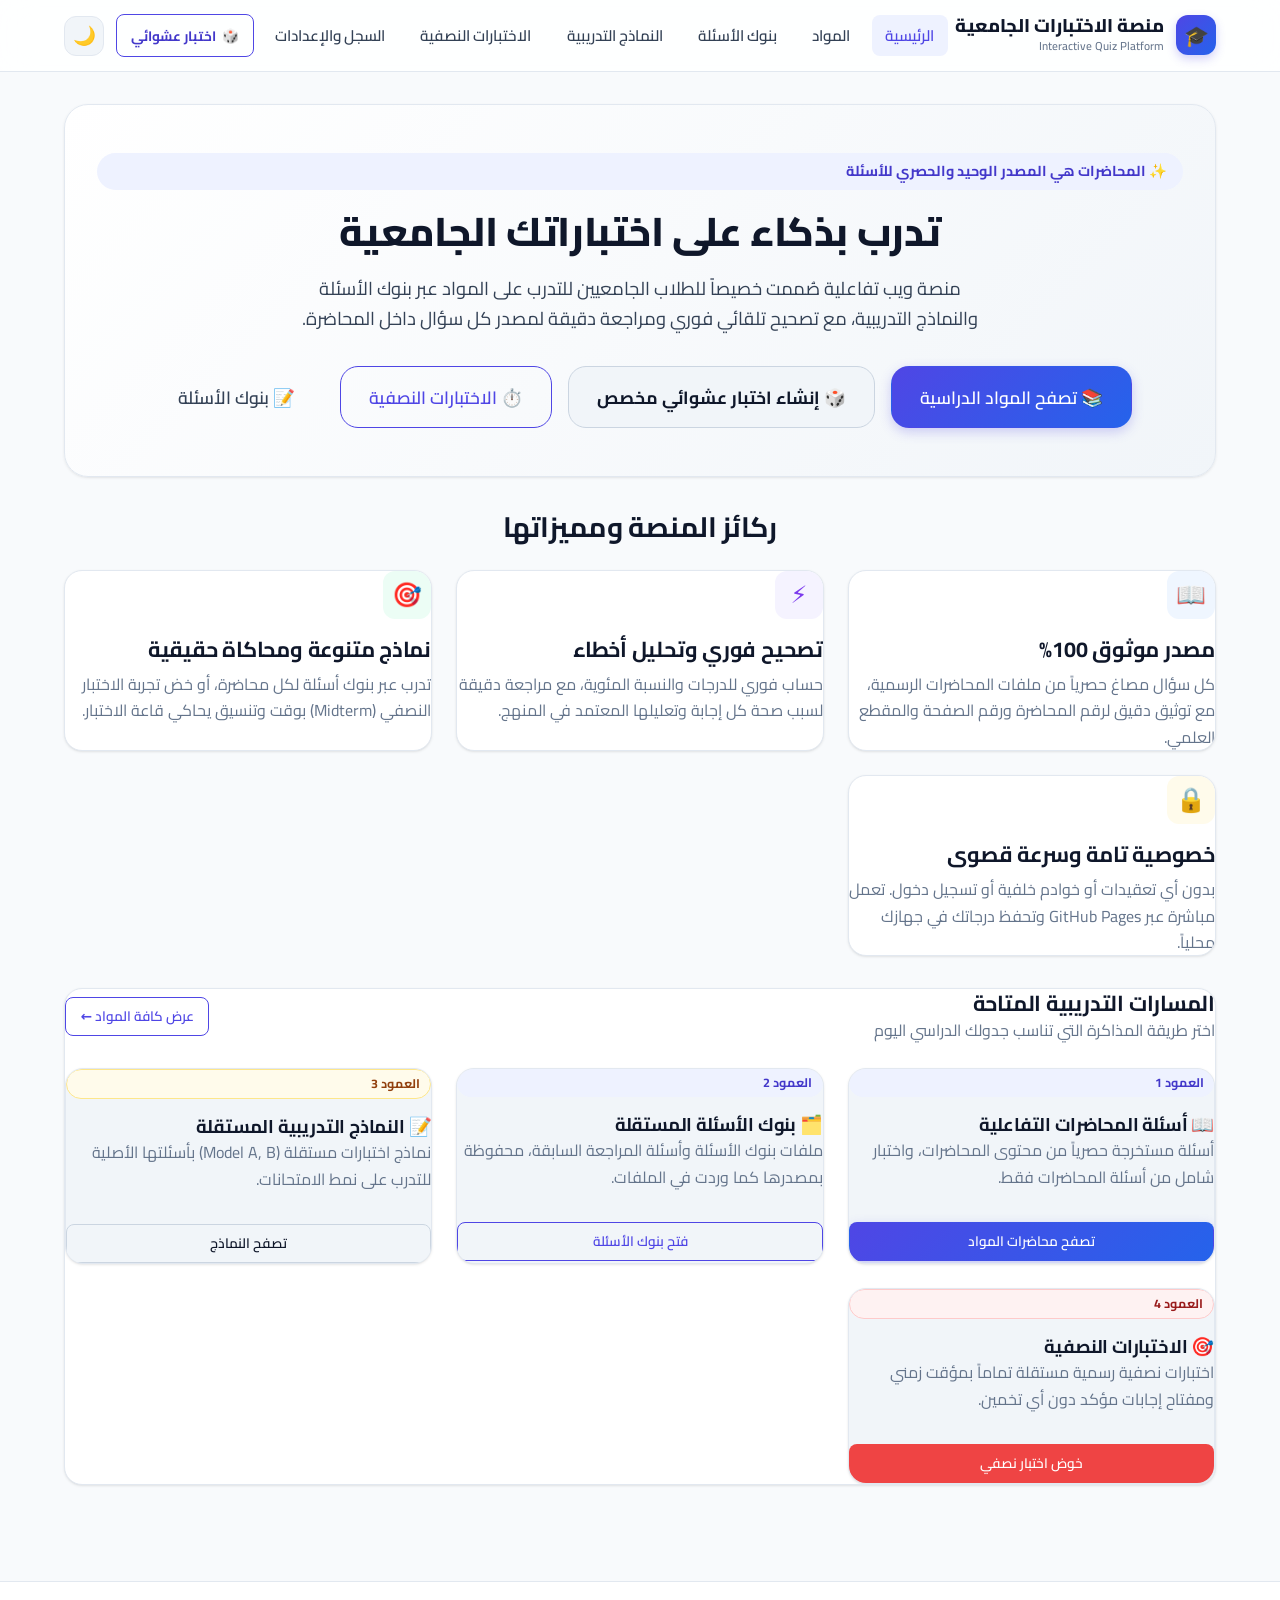
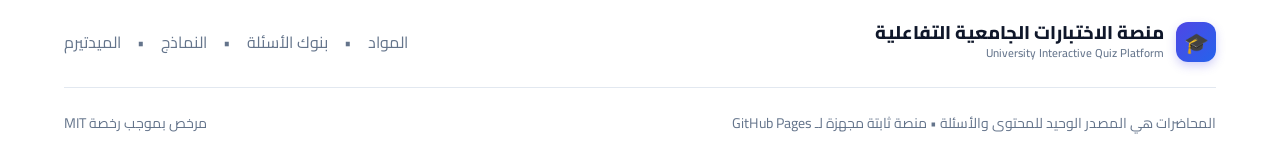
<file: index.html>
<!DOCTYPE html>
<html lang="ar" dir="rtl">
<head>
  <meta charset="UTF-8">
  <meta name="viewport" content="width=device-width, initial-scale=1.0">
  <meta name="description" content="منصة الاختبارات الجامعية التفاعلية - منصة تدريبية ومذاكرة ذكية لطلاب الجامعة تعتمد 100% على ملفات المحاضرات الرسمية مع تصحيح فوري ومراجعة للأخطاء.">
  <title>منصة الاختبارات الجامعية التفاعلية | الصفحة الرئيسية</title>
  
  <!-- CSS Stylesheets (Relative Paths) -->
  <link rel="stylesheet" href="./css/main.css">
  <link rel="stylesheet" href="./css/components.css">
  <link rel="stylesheet" href="./css/responsive.css">
</head>
<body>

  <!-- Navigation Bar -->
  <header class="site-header">
    <div class="container navbar">
      <a href="./index.html" class="brand-logo" id="mainBrandLogo">
        <div class="brand-icon">🎓</div>
        <div class="brand-text">
          <span class="brand-title">منصة الاختبارات الجامعية</span>
          <span class="brand-subtitle">Interactive Quiz Platform</span>
        </div>
      </a>

      <!-- Desktop & Mobile Navigation Links -->
      <ul class="nav-links" id="navLinks">
        <li><a href="./index.html" class="nav-link active" id="navHome">الرئيسية</a></li>
        <li><a href="./pages/courses.html" class="nav-link" id="navCourses">المواد</a></li>
        <li><a href="./pages/question-banks.html" class="nav-link" id="navBanks">بنوك الأسئلة</a></li>
        <li><a href="./pages/models.html" class="nav-link" id="navModels">النماذج التدريبية</a></li>
        <li><a href="./pages/midterms.html" class="nav-link" id="navMidterms">الاختبارات النصفية</a></li>
        <li><a href="./pages/account.html" class="nav-link" id="navAccount">السجل والإعدادات</a></li>
      </ul>

      <!-- Action Buttons: Random Quiz, Theme Toggle & Mobile Menu -->
      <div class="nav-actions">
        <button type="button" class="btn btn-sm btn-outline btn-open-random-quiz" style="border-color: var(--primary-500); color: var(--primary-600); font-weight: 700; display: inline-flex; align-items: center; gap: 0.35rem;" aria-label="تخصيص اختبار عشوائي">
          <span>🎲</span>
          <span>اختبار عشوائي</span>
        </button>
        <button type="button" class="theme-toggle-btn" id="themeToggleBtn" aria-label="تبديل الثيم">
          <span id="themeIcon">🌙</span>
        </button>
        <button type="button" class="mobile-menu-btn" id="mobileMenuBtn" aria-label="فتح القائمة">
          ☰
        </button>
      </div>
    </div>
  </header>

  <!-- Main Content -->
  <main class="main-content">
    <div class="container">

      <!-- Hero Section -->
      <section class="card mb-4 animate-fade-in" style="background: linear-gradient(135deg, var(--bg-surface) 0%, var(--bg-surface-subtle) 100%); padding: 3rem 2rem; border: 1px solid var(--border-subtle); border-radius: var(--radius-xl); text-align: center;">
        <span class="badge badge-primary mb-2" style="font-size: 0.9rem; padding: 0.4rem 1rem;">✨ المحاضرات هي المصدر الوحيد والحصري للأسئلة</span>
        <h1 style="font-size: 2.5rem; margin-bottom: 1rem; color: var(--text-primary);">
          تدرب بذكاء على اختباراتك الجامعية
        </h1>
        <p style="font-size: 1.15rem; max-width: 680px; margin: 0 auto 2rem auto; color: var(--text-secondary);">
          منصة ويب تفاعلية صُممت خصيصاً للطلاب الجامعيين للتدرب على المواد عبر بنوك الأسئلة والنماذج التدريبية، مع تصحيح تلقائي فوري ومراجعة دقيقة لمصدر كل سؤال داخل المحاضرة.
        </p>

        <!-- Quick CTA Buttons -->
        <div class="d-flex justify-center flex-wrap gap-2">
          <a href="./pages/courses.html" class="btn btn-primary btn-lg" id="btnHeroCourses">
            📚 تصفح المواد الدراسية
          </a>
          <button type="button" class="btn btn-secondary btn-lg btn-open-random-quiz" id="btnHeroRandomQuiz" style="font-weight: 700;">
            🎲 إنشاء اختبار عشوائي مخصص
          </button>
          <a href="./pages/midterms.html" class="btn btn-outline btn-lg" id="btnHeroMidterms">
            ⏱️ الاختبارات النصفية
          </a>
          <a href="./pages/question-banks.html" class="btn btn-ghost btn-lg" id="btnHeroBanks">
            📝 بنوك الأسئلة
          </a>
        </div>
      </section>

      <!-- Key Pillars / Features Section -->
      <section class="mb-4">
        <h2 class="text-center mb-3">ركائز المنصة ومميزاتها</h2>
        <div class="grid-cards">
          
          <!-- Feature 1 -->
          <div class="card p-3">
            <div class="card-icon-wrapper icon-blue">📖</div>
            <h3 class="mb-1">مصدر موثوق 100%</h3>
            <p class="text-muted">
              كل سؤال مصاغ حصرياً من ملفات المحاضرات الرسمية، مع توثيق دقيق لرقم المحاضرة ورقم الصفحة والمقطع العلمي.
            </p>
          </div>

          <!-- Feature 2 -->
          <div class="card p-3">
            <div class="card-icon-wrapper icon-purple">⚡</div>
            <h3 class="mb-1">تصحيح فوري وتحليل أخطاء</h3>
            <p class="text-muted">
              حساب فوري للدرجات والنسبة المئوية، مع مراجعة دقيقة لسبب صحة كل إجابة وتعليلها المعتمد في المنهج.
            </p>
          </div>

          <!-- Feature 3 -->
          <div class="card p-3">
            <div class="card-icon-wrapper icon-emerald">🎯</div>
            <h3 class="mb-1">نماذج متنوعة ومحاكاة حقيقية</h3>
            <p class="text-muted">
              تدرب عبر بنوك أسئلة لكل محاضرة، أو خض تجربة الاختبار النصفي (Midterm) بوقت وتنسيق يحاكي قاعة الاختبار.
            </p>
          </div>

          <!-- Feature 4 -->
          <div class="card p-3">
            <div class="card-icon-wrapper icon-amber">🔒</div>
            <h3 class="mb-1">خصوصية تامة وسرعة قصوى</h3>
            <p class="text-muted">
              بدون أي تعقيدات أو خوادم خلفية أو تسجيل دخول. تعمل مباشرة عبر GitHub Pages وتحفظ درجاتك في جهازك محلياً.
            </p>
          </div>

        </div>
      </section>

      <!-- Quick Exploration Section -->
      <section class="mb-4">
        <div class="card p-4" style="background: var(--bg-surface); border: 1px solid var(--border-subtle);">
          <div class="d-flex align-center justify-between flex-wrap gap-2 mb-3">
            <div>
              <h3>المسارات التدريبية المتاحة</h3>
              <p class="text-muted mb-0">اختر طريقة المذاكرة التي تناسب جدولك الدراسي اليوم</p>
            </div>
            <a href="./pages/courses.html" class="btn btn-outline btn-sm">عرض كافة المواد ←</a>
          </div>

          <div class="grid-cards">
            
            <div class="card p-3" style="background-color: var(--bg-surface-subtle);">
              <span class="badge badge-primary mb-2">العمود 1</span>
              <h4>📖 أسئلة المحاضرات التفاعلية</h4>
              <p class="text-muted">أسئلة مستخرجة حصرياً من محتوى المحاضرات، واختبار شامل من أسئلة المحاضرات فقط.</p>
              <a href="./pages/courses.html" class="btn btn-primary btn-sm mt-2">تصفح محاضرات المواد</a>
            </div>

            <div class="card p-3" style="background-color: var(--bg-surface-subtle);">
              <span class="badge badge-primary mb-2">العمود 2</span>
              <h4>🗂️ بنوك الأسئلة المستقلة</h4>
              <p class="text-muted">ملفات بنوك الأسئلة وأسئلة المراجعة السابقة، محفوظة بمصدرها كما وردت في الملفات.</p>
              <a href="./pages/question-banks.html" class="btn btn-outline btn-sm mt-2">فتح بنوك الأسئلة</a>
            </div>

            <div class="card p-3" style="background-color: var(--bg-surface-subtle);">
              <span class="badge badge-warning mb-2">العمود 3</span>
              <h4>📝 النماذج التدريبية المستقلة</h4>
              <p class="text-muted">نماذج اختبارات مستقلة (Model A, B) بأسئلتها الأصلية للتدرب على نمط الامتحانات.</p>
              <a href="./pages/models.html" class="btn btn-secondary btn-sm mt-2">تصفح النماذج</a>
            </div>

            <div class="card p-3" style="background-color: var(--bg-surface-subtle);">
              <span class="badge badge-danger mb-2">العمود 4</span>
              <h4>🎯 الاختبارات النصفية</h4>
              <p class="text-muted">اختبارات نصفية رسمية مستقلة تماماً بمؤقت زمني ومفتاح إجابات مؤكد دون أي تخمين.</p>
              <a href="./pages/midterms.html" class="btn btn-danger btn-sm mt-2">خوض اختبار نصفي</a>
            </div>

          </div>
        </div>
      </section>

    </div>
  </main>

  <!-- Site Footer -->
  <footer class="site-footer">
    <div class="container">
      <div class="d-flex align-center justify-between flex-wrap gap-2 mb-3">
        <div class="brand-logo">
          <div class="brand-icon">🎓</div>
          <div>
            <div class="brand-title">منصة الاختبارات الجامعية التفاعلية</div>
            <div class="brand-subtitle">University Interactive Quiz Platform</div>
          </div>
        </div>
        <div class="d-flex gap-2">
          <a href="./pages/courses.html" class="text-muted">المواد</a>
          <span class="text-muted">•</span>
          <a href="./pages/question-banks.html" class="text-muted">بنوك الأسئلة</a>
          <span class="text-muted">•</span>
          <a href="./pages/models.html" class="text-muted">النماذج</a>
          <span class="text-muted">•</span>
          <a href="./pages/midterms.html" class="text-muted">الميدتيرم</a>
        </div>
      </div>
      <div class="footer-bottom">
        <div>المحاضرات هي المصدر الوحيد للمحتوى والأسئلة • منصة ثابتة مجهزة لـ GitHub Pages</div>
        <div>مرخص بموجب رخصة MIT</div>
      </div>
    </div>
  </footer>

  <!-- Core Scripts -->
  <script src="./js/static-catalog.js"></script>
  <script src="./js/data.js"></script>
  <script src="./js/custom-quiz-modal.js"></script>
  <script src="./js/app.js"></script>
</body>
</html>
</file>
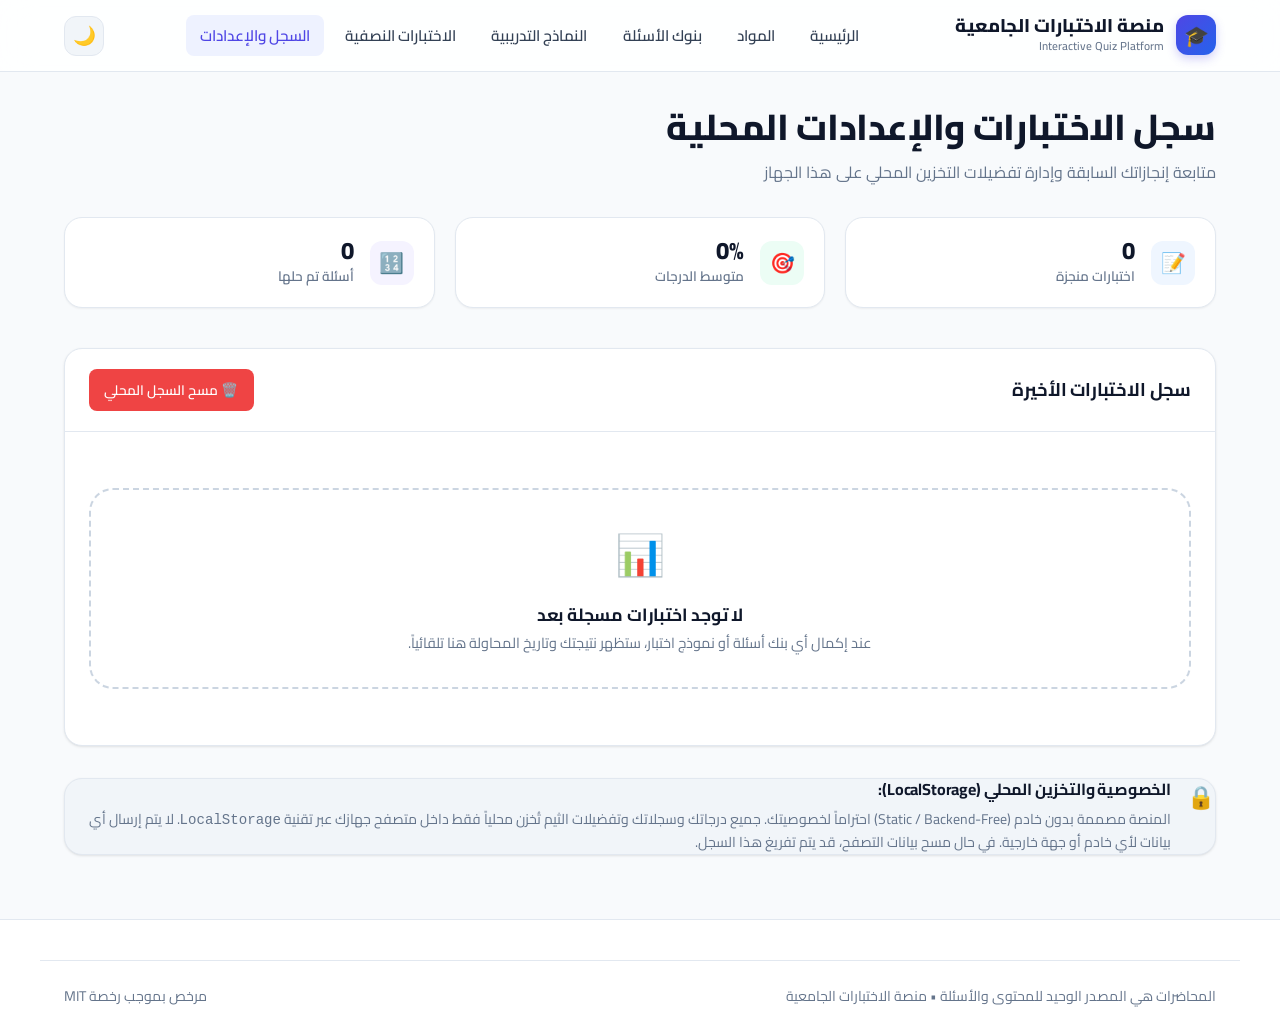
<file: pages/account.html>
<!DOCTYPE html>
<html lang="ar" dir="rtl">
<head>
  <meta charset="UTF-8">
  <meta name="viewport" content="width=device-width, initial-scale=1.0">
  <meta name="description" content="سجل الاختبارات السابقة وإعدادات التخزين المحلي والخصوصية.">
  <title>السجل والإعدادات | منصة الاختبارات الجامعية التفاعلية</title>
  
  <link rel="stylesheet" href="../css/main.css">
  <link rel="stylesheet" href="../css/components.css">
  <link rel="stylesheet" href="../css/responsive.css">
</head>
<body>

  <!-- Navigation Bar -->
  <header class="site-header">
    <div class="container navbar">
      <a href="../index.html" class="brand-logo" id="accountBrandLogo">
        <div class="brand-icon">🎓</div>
        <div class="brand-text">
          <span class="brand-title">منصة الاختبارات الجامعية</span>
          <span class="brand-subtitle">Interactive Quiz Platform</span>
        </div>
      </a>

      <ul class="nav-links" id="navLinks">
        <li><a href="../index.html" class="nav-link" id="navHome">الرئيسية</a></li>
        <li><a href="./courses.html" class="nav-link" id="navCourses">المواد</a></li>
        <li><a href="./question-banks.html" class="nav-link" id="navBanks">بنوك الأسئلة</a></li>
        <li><a href="./models.html" class="nav-link" id="navModels">النماذج التدريبية</a></li>
        <li><a href="./midterms.html" class="nav-link" id="navMidterms">الاختبارات النصفية</a></li>
        <li><a href="./account.html" class="nav-link active" id="navAccount">السجل والإعدادات</a></li>
      </ul>

      <div class="nav-actions">
        <button type="button" class="theme-toggle-btn" id="themeToggleBtn" aria-label="تبديل الثيم">
          <span id="themeIcon">🌙</span>
        </button>
        <button type="button" class="mobile-menu-btn" id="mobileMenuBtn" aria-label="فتح القائمة">
          ☰
        </button>
      </div>
    </div>
  </header>

  <!-- Main Content -->
  <main class="main-content">
    <div class="container">
      
      <!-- Page Header -->
      <div class="mb-4">
        <h1 class="mb-1">سجل الاختبارات والإعدادات المحلية</h1>
        <p class="text-muted">متابعة إنجازاتك السابقة وإدارة تفضيلات التخزين المحلي على هذا الجهاز</p>
      </div>

      <!-- Quick Summary Stats Grid -->
      <section class="stats-grid mb-4">
        
        <div class="stat-card">
          <div class="stat-icon icon-blue">📝</div>
          <div>
            <div class="stat-value" id="accountTotalQuizzes">0</div>
            <div class="stat-label">اختبارات منجزة</div>
          </div>
        </div>

        <div class="stat-card">
          <div class="stat-icon icon-emerald">🎯</div>
          <div>
            <div class="stat-value" id="accountAverageScore">0%</div>
            <div class="stat-label">متوسط الدرجات</div>
          </div>
        </div>

        <div class="stat-card">
          <div class="stat-icon icon-purple">🔢</div>
          <div>
            <div class="stat-value" id="accountTotalQuestions">0</div>
            <div class="stat-label">أسئلة تم حلها</div>
          </div>
        </div>

      </section>

      <!-- History Table / Card Section -->
      <section class="card mb-4">
        <div class="card-header">
          <h3 style="font-size: 1.15rem; margin: 0;">سجل الاختبارات الأخيرة</h3>
          <button type="button" id="btnClearHistoryBtn" class="btn btn-danger btn-sm">
            🗑️ مسح السجل المحلي
          </button>
        </div>
        <div class="card-body">
          <div id="quizHistoryList">
            <div class="empty-state" style="padding: 2rem 1rem;">
              <div class="empty-state-icon" style="font-size: 2.5rem;">📊</div>
              <h3 style="font-size: 1.1rem; margin-bottom: 0.25rem;">لا توجد اختبارات مسجلة بعد</h3>
              <p class="text-muted" style="font-size: 0.9rem; margin-bottom: 0;">
                عند إكمال أي بنك أسئلة أو نموذج اختبار، ستظهر نتيجتك وتاريخ المحاولة هنا تلقائياً.
              </p>
            </div>
          </div>
        </div>
      </section>

      <!-- Privacy & LocalStorage Notice Card -->
      <section class="card p-3" style="background-color: var(--bg-surface-subtle); border: 1px solid var(--border-subtle);">
        <div class="d-flex gap-2">
          <span style="font-size: 1.4rem;">🔒</span>
          <div>
            <h4 class="mb-1" style="font-size: 1rem;">الخصوصية والتخزين المحلي (LocalStorage):</h4>
            <p class="text-muted mb-0" style="font-size: 0.88rem; line-height: 1.6;">
              المنصة مصممة بدون خادم (Static / Backend-Free) احتراماً لخصوصيتك. جميع درجاتك وسجلاتك وتفضيلات الثيم تُخزن محلياً فقط داخل متصفح جهازك عبر تقنية <code>LocalStorage</code>. لا يتم إرسال أي بيانات لأي خادم أو جهة خارجية. في حال مسح بيانات التصفح، قد يتم تفريغ هذا السجل.
            </p>
          </div>
        </div>
      </section>

    </div>
  </main>

  <!-- Footer -->
  <footer class="site-footer">
    <div class="container footer-bottom">
      <div>المحاضرات هي المصدر الوحيد للمحتوى والأسئلة • منصة الاختبارات الجامعية</div>
      <div>مرخص بموجب رخصة MIT</div>
    </div>
  </footer>

  <script src="../js/app.js"></script>
  <script>
    // Simple inline handler for loading and clearing history
    document.addEventListener('DOMContentLoaded', function () {
      const historyKey = 'uqp_quiz_history';
      const historyListEl = document.getElementById('quizHistoryList');
      const totalQuizzesEl = document.getElementById('accountTotalQuizzes');
      const avgScoreEl = document.getElementById('accountAverageScore');
      const totalQuestionsEl = document.getElementById('accountTotalQuestions');
      const clearBtn = document.getElementById('btnClearHistoryBtn');

      function renderHistory() {
        const raw = localStorage.getItem(historyKey);
        const history = raw ? JSON.parse(raw) : [];

        totalQuizzesEl.textContent = history.length;

        if (history.length === 0) {
          avgScoreEl.textContent = '0%';
          totalQuestionsEl.textContent = '0';
          return;
        }

        const totalQuestions = history.reduce((sum, item) => sum + (item.totalQuestions || 0), 0);
        const totalPercentage = history.reduce((sum, item) => sum + (item.scorePercentage || 0), 0);
        const avg = Math.round(totalPercentage / history.length);

        totalQuestionsEl.textContent = totalQuestions;
        avgScoreEl.textContent = avg + '%';

        historyListEl.innerHTML = history.slice(-10).reverse().map(item => `
          <div class="review-item d-flex align-center justify-between flex-wrap gap-2 mb-2 p-2">
            <div>
              <div class="font-bold">${item.quizTitle || 'اختبار'}</div>
              <div class="text-muted" style="font-size: 0.82rem;">${item.courseTitle || ''} • ${new Date(item.completedAt).toLocaleString('ar-SA')}</div>
            </div>
            <div class="d-flex align-center gap-2">
              <span class="badge ${item.scorePercentage >= 60 ? 'badge-success' : 'badge-danger'}">
                ${item.scorePercentage}% (${item.correctCount}/${item.totalQuestions})
              </span>
            </div>
          </div>
        `).join('');
      }

      if (clearBtn) {
        clearBtn.addEventListener('click', function () {
          if (confirm('هل أنت متأكد من رغبتك في حذف سجل جميع الاختبارات السابقة على هذا الجهاز؟')) {
            localStorage.removeItem(historyKey);
            location.reload();
          }
        });
      }

      renderHistory();
    });
  </script>
</body>
</html>
</file>
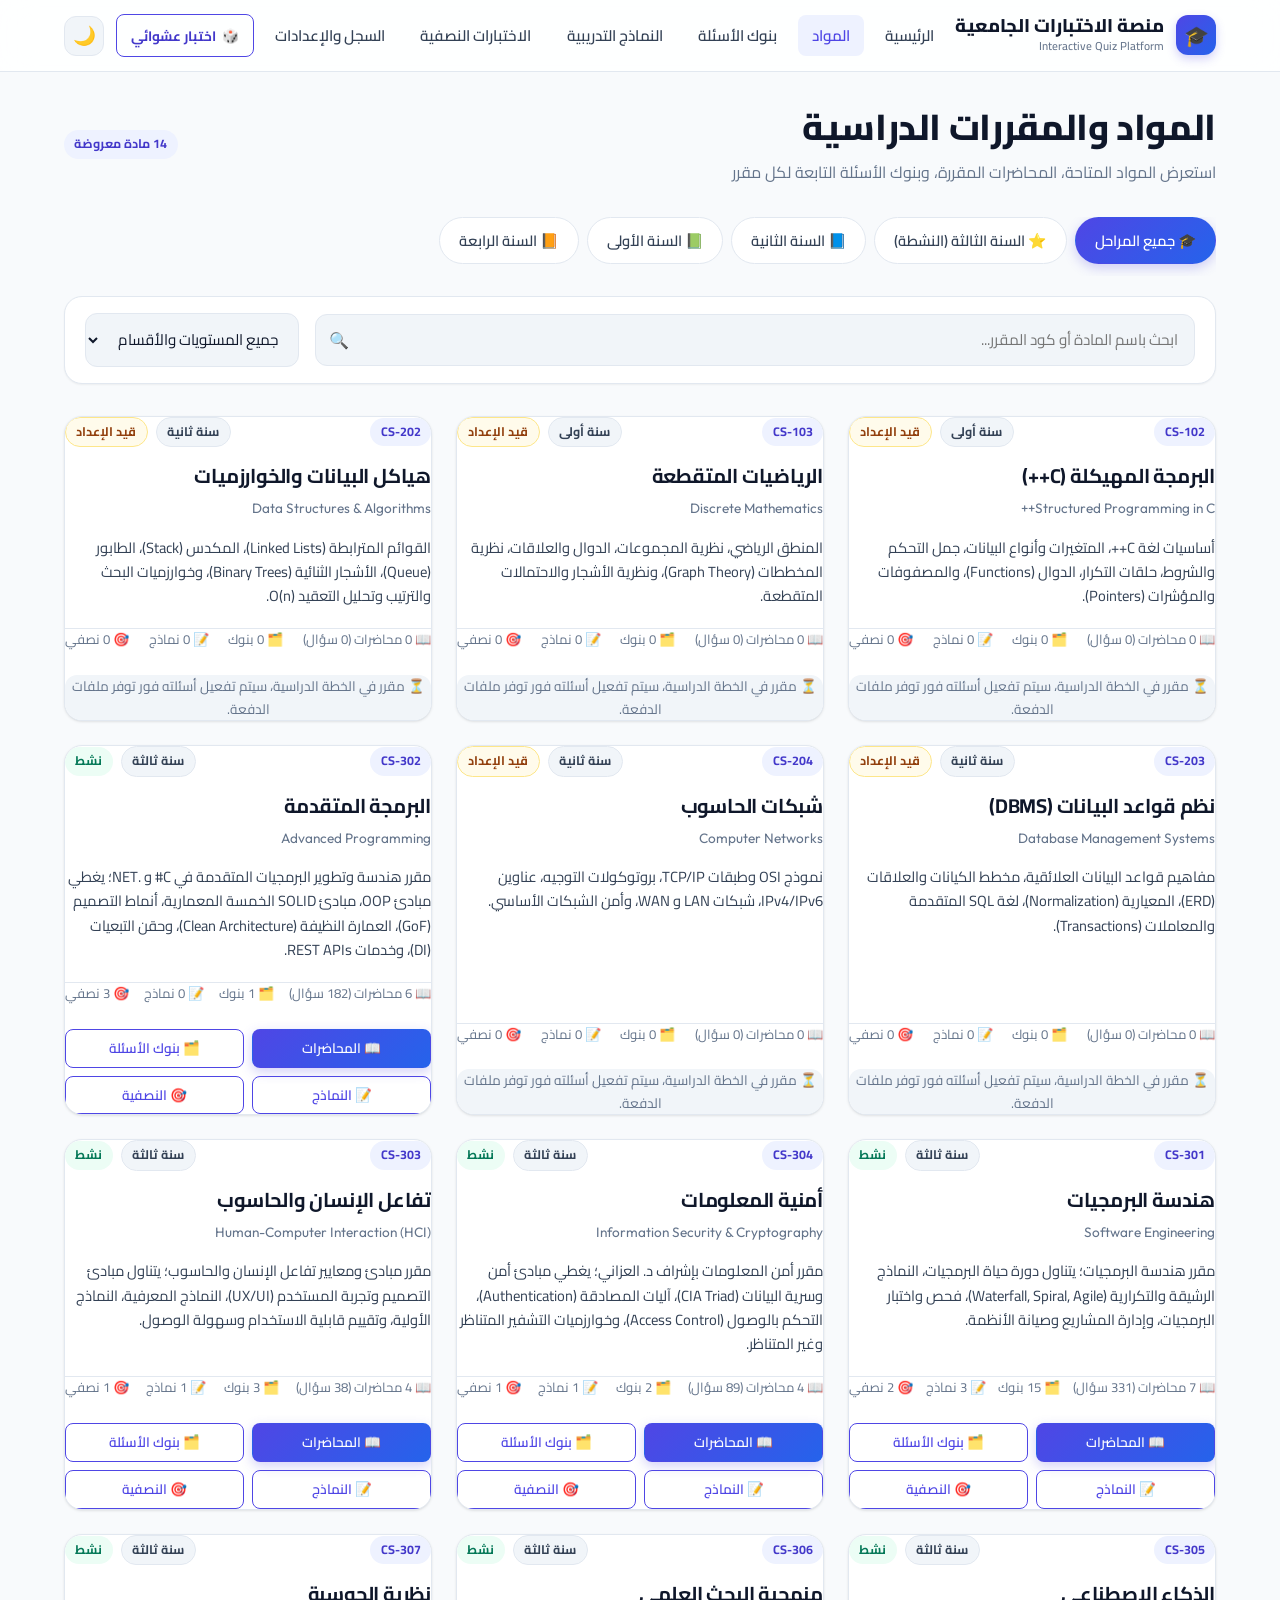
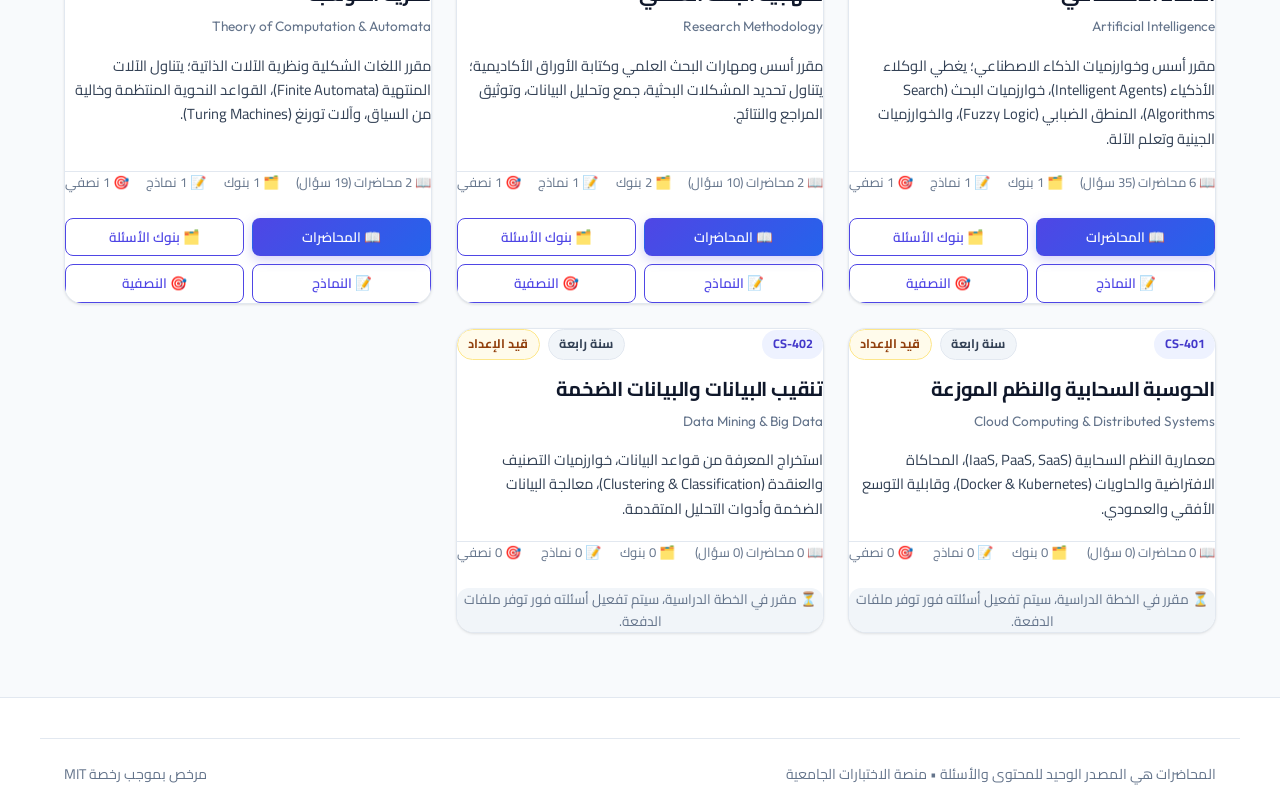
<file: pages/courses.html>
<!DOCTYPE html>
<html lang="ar" dir="rtl">
<head>
  <meta charset="UTF-8">
  <meta name="viewport" content="width=device-width, initial-scale=1.0">
  <meta name="description" content="تصفح جميع المواد الدراسية والمقررات الجامعية المتاحة في منصة الاختبارات الجامعية التفاعلية.">
  <title>المواد الدراسية | منصة الاختبارات الجامعية التفاعلية</title>
  
  <link rel="stylesheet" href="../css/main.css">
  <link rel="stylesheet" href="../css/components.css">
  <link rel="stylesheet" href="../css/responsive.css">
</head>
<body>

  <!-- Navigation Bar -->
  <header class="site-header">
    <div class="container navbar">
      <a href="../index.html" class="brand-logo" id="coursesBrandLogo">
        <div class="brand-icon">🎓</div>
        <div class="brand-text">
          <span class="brand-title">منصة الاختبارات الجامعية</span>
          <span class="brand-subtitle">Interactive Quiz Platform</span>
        </div>
      </a>

      <ul class="nav-links" id="navLinks">
        <li><a href="../index.html" class="nav-link" id="navHome">الرئيسية</a></li>
        <li><a href="./courses.html" class="nav-link active" id="navCourses">المواد</a></li>
        <li><a href="./question-banks.html" class="nav-link" id="navBanks">بنوك الأسئلة</a></li>
        <li><a href="./models.html" class="nav-link" id="navModels">النماذج التدريبية</a></li>
        <li><a href="./midterms.html" class="nav-link" id="navMidterms">الاختبارات النصفية</a></li>
        <li><a href="./account.html" class="nav-link" id="navAccount">السجل والإعدادات</a></li>
      </ul>

      <div class="nav-actions">
        <button type="button" class="btn btn-sm btn-outline btn-open-random-quiz" style="border-color: var(--primary-500); color: var(--primary-600); font-weight: 700; display: inline-flex; align-items: center; gap: 0.35rem;" aria-label="تخصيص اختبار عشوائي">
          <span>🎲</span>
          <span>اختبار عشوائي</span>
        </button>
        <button type="button" class="theme-toggle-btn" id="themeToggleBtn" aria-label="تبديل الثيم">
          <span id="themeIcon">🌙</span>
        </button>
        <button type="button" class="mobile-menu-btn" id="mobileMenuBtn" aria-label="فتح القائمة">
          ☰
        </button>
      </div>
    </div>
  </header>

  <!-- Main Content -->
  <main class="main-content">
    <div class="container">
      
      <!-- Page Header -->
      <div class="mb-4">
        <div class="d-flex align-center justify-between flex-wrap gap-2">
          <div>
            <h1 class="mb-1">المواد والمقررات الدراسية</h1>
            <p class="text-muted">استعرض المواد المتاحة، المحاضرات المقررة، وبنوك الأسئلة التابعة لكل مقرر</p>
          </div>
          <span class="badge badge-primary" id="totalCoursesBadge">0 مادة مسجلة</span>
        </div>
      </div>

      <!-- Academic Stages Filter Tabs -->
      <div class="stage-tabs mb-3" id="stageTabs" role="tablist" aria-label="تصفية المراحل الدراسية">
        <button type="button" class="stage-tab active" data-stage="all" id="tabStageAll">🎓 جميع المراحل</button>
        <button type="button" class="stage-tab" data-stage="سنة ثالثة" id="tabStage3">⭐ السنة الثالثة (النشطة)</button>
        <button type="button" class="stage-tab" data-stage="سنة ثانية" id="tabStage2">📘 السنة الثانية</button>
        <button type="button" class="stage-tab" data-stage="سنة أولى" id="tabStage1">📗 السنة الأولى</button>
        <button type="button" class="stage-tab" data-stage="سنة رابعة" id="tabStage4">📙 السنة الرابعة</button>
      </div>

      <!-- Search and Filter Bar -->
      <div class="filter-bar">
        <div class="search-box">
          <input type="text" id="courseSearchInput" class="search-input" placeholder="ابحث باسم المادة أو كود المقرر..." aria-label="بحث في المواد">
          <span class="search-icon">🔍</span>
        </div>
        <select id="courseLevelFilter" class="filter-select" aria-label="تصفية حسب المستوى">
          <option value="all">جميع المستويات والأقسام</option>
        </select>
      </div>

      <!-- Courses Grid Container -->
      <div id="coursesGrid" class="grid-cards">
        <!-- Will be populated dynamically by courses.js, or show empty state -->
        <div class="empty-state w-100" style="grid-column: 1 / -1;">
          <div class="empty-state-icon">📚</div>
          <h2 class="empty-state-title">لا توجد مواد مسجلة حالياً</h2>
          <p class="empty-state-desc">
            سيتم ظهور المواد وتفاصيلها هنا تلقائياً بمجرد إرسال ملفات محاضرات المقررات في المرحلة الخامسة.
          </p>
        </div>
      </div>

    </div>
  </main>

  <!-- Footer -->
  <footer class="site-footer">
    <div class="container footer-bottom">
      <div>المحاضرات هي المصدر الوحيد للمحتوى والأسئلة • منصة الاختبارات الجامعية</div>
      <div>مرخص بموجب رخصة MIT</div>
    </div>
  </footer>

  <script src="../js/app.js"></script>
  <script src="../js/static-catalog.js"></script>
  <script src="../js/data.js"></script>
  <script src="../js/custom-quiz-modal.js"></script>
  <script src="../js/courses.js"></script>
</body>
</html>
</file>
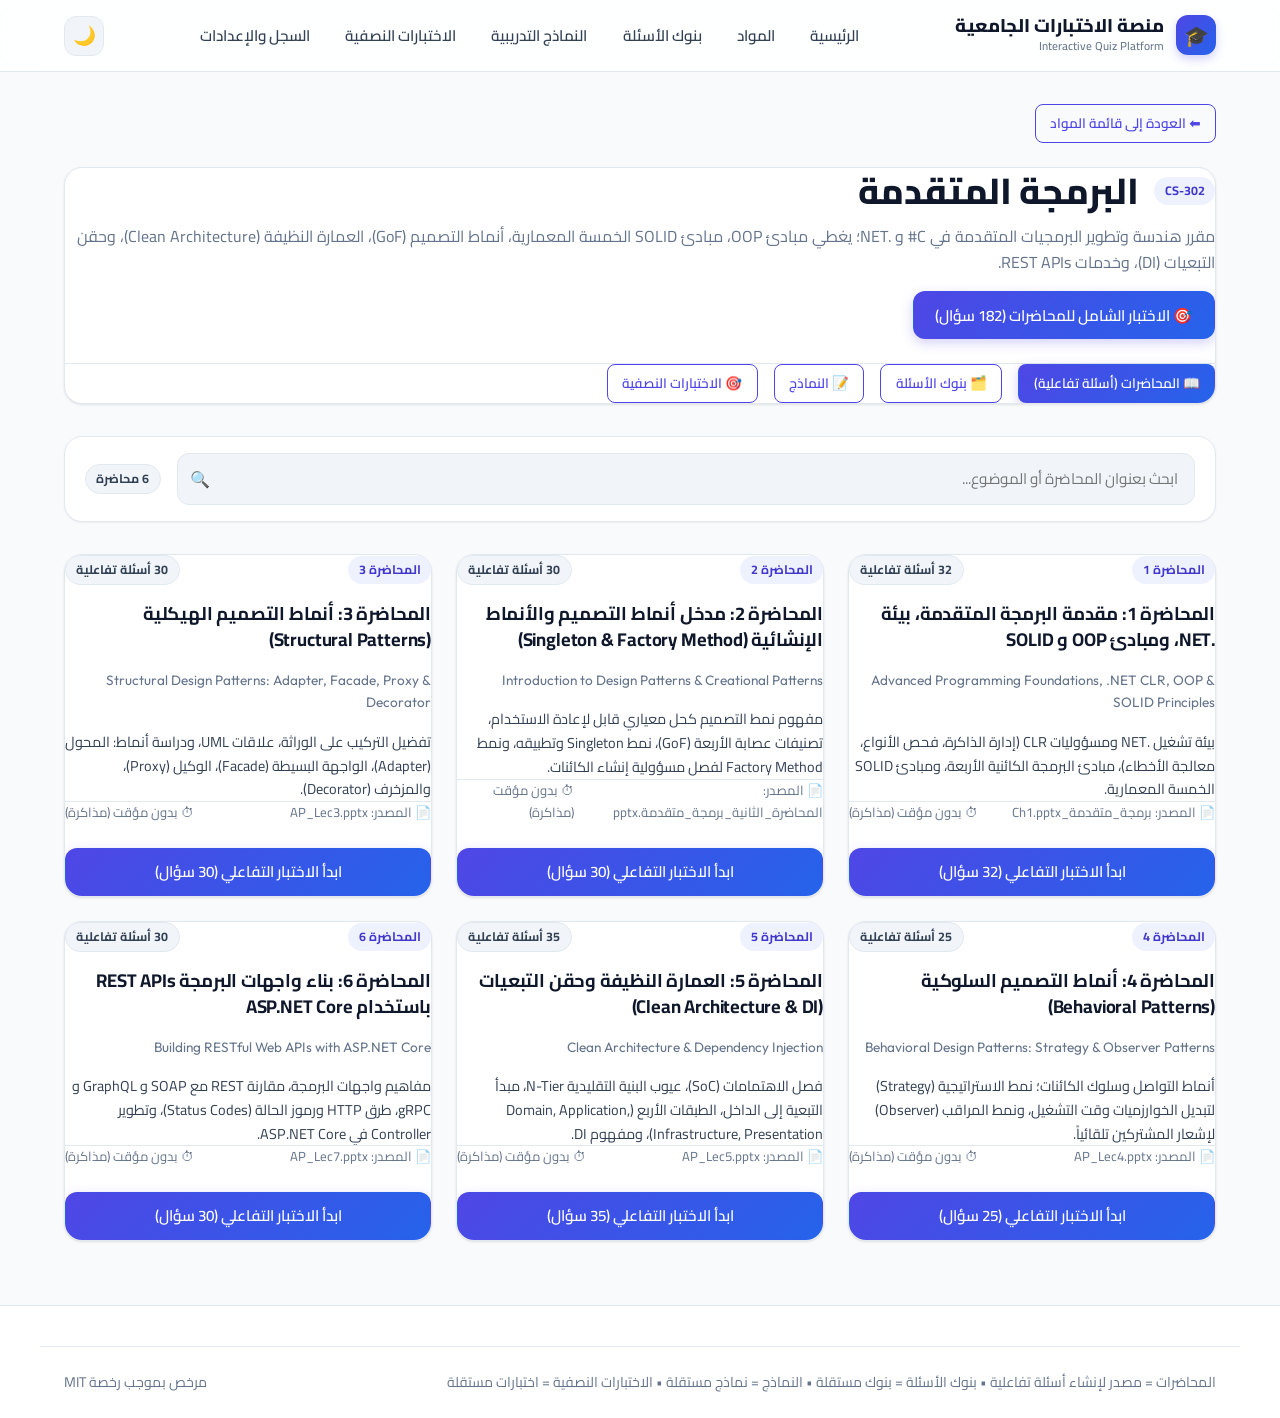
<file: pages/lectures.html>
<!DOCTYPE html>
<html lang="ar" dir="rtl">
<head>
  <meta charset="UTF-8">
  <meta name="viewport" content="width=device-width, initial-scale=1.0">
  <meta name="description" content="تصفح محاضرات المقرر وابدأ الاختبارات التفاعلية المبنية مباشرة على محتوى المحاضرات.">
  <title>محاضرات المقرر | منصة الاختبارات الجامعية التفاعلية</title>
  
  <link rel="stylesheet" href="../css/main.css">
  <link rel="stylesheet" href="../css/components.css">
  <link rel="stylesheet" href="../css/responsive.css">
</head>
<body>

  <!-- Navigation Bar -->
  <header class="site-header">
    <div class="container navbar">
      <a href="../index.html" class="brand-logo" id="lecturesBrandLogo">
        <div class="brand-icon">🎓</div>
        <div class="brand-text">
          <span class="brand-title">منصة الاختبارات الجامعية</span>
          <span class="brand-subtitle">Interactive Quiz Platform</span>
        </div>
      </a>

      <ul class="nav-links" id="navLinks">
        <li><a href="../index.html" class="nav-link" id="navHome">الرئيسية</a></li>
        <li><a href="./courses.html" class="nav-link active" id="navCourses">المواد</a></li>
        <li><a href="./question-banks.html" class="nav-link" id="navBanks">بنوك الأسئلة</a></li>
        <li><a href="./models.html" class="nav-link" id="navModels">النماذج التدريبية</a></li>
        <li><a href="./midterms.html" class="nav-link" id="navMidterms">الاختبارات النصفية</a></li>
        <li><a href="./account.html" class="nav-link" id="navAccount">السجل والإعدادات</a></li>
      </ul>

      <div class="nav-actions">
        <button type="button" class="theme-toggle-btn" id="themeToggleBtn" aria-label="تبديل الثيم">
          <span id="themeIcon">🌙</span>
        </button>
        <button type="button" class="mobile-menu-btn" id="mobileMenuBtn" aria-label="فتح القائمة">
          ☰
        </button>
      </div>
    </div>
  </header>

  <!-- Main Content -->
  <main class="main-content">
    <div class="container">
      
      <!-- Breadcrumb & Navigation -->
      <div class="mb-3">
        <a href="./courses.html" class="btn btn-outline btn-sm">⬅ العودة إلى قائمة المواد</a>
      </div>

      <!-- Course Header & 4 Pillars Navigation Bar -->
      <div class="card p-3 mb-4" id="courseHeaderCard">
        <div class="d-flex align-center justify-between flex-wrap gap-2 mb-3">
          <div>
            <div class="d-flex align-center gap-2 mb-1">
              <span class="badge badge-primary" id="courseCodeBadge">CS-302</span>
              <h1 class="h2 mb-0" id="courseMainTitle">البرمجة المتقدمة</h1>
            </div>
            <p class="text-muted mb-0" id="courseDesc">المحاضرات والاختبارات التفاعلية المبنية حصرياً من محتوى المحاضرات الرسمية</p>
          </div>
          <div id="comprehensiveQuizBtnWrapper">
            <!-- Will be populated if lecture questions exist -->
          </div>
        </div>

        <!-- The 4 Distinct Pillars (Rule #24) -->
        <div class="d-flex flex-wrap gap-2 pt-3" style="border-top: 1px solid var(--border-subtle);">
          <a href="#" class="btn btn-primary btn-sm active" id="pillarLectures">📖 المحاضرات (أسئلة تفاعلية)</a>
          <a href="#" class="btn btn-outline btn-sm" id="pillarBanks">🗂️ بنوك الأسئلة</a>
          <a href="#" class="btn btn-outline btn-sm" id="pillarModels">📝 النماذج</a>
          <a href="#" class="btn btn-outline btn-sm" id="pillarMidterms">🎯 الاختبارات النصفية</a>
        </div>
      </div>

      <!-- Section Title & Filter -->
      <div class="filter-bar">
        <div class="search-box">
          <input type="text" id="lectureSearchInput" class="search-input" placeholder="ابحث بعنوان المحاضرة أو الموضوع..." aria-label="بحث في المحاضرات">
          <span class="search-icon">🔍</span>
        </div>
        <span class="badge badge-neutral" id="lecturesCountBadge">0 محاضرة</span>
      </div>

      <!-- Lectures Grid Container -->
      <div id="lecturesGrid" class="grid-cards">
        <!-- Rendered dynamically by lectures.js -->
        <div class="empty-state w-100" style="grid-column: 1 / -1;">
          <div class="empty-state-icon">📖</div>
          <h2 class="empty-state-title">لا توجد محاضرات متاحة حالياً</h2>
          <p class="empty-state-desc">
            لم يتم رفع أي محاضرات بعد لهذه المادة. بمجرد إرسال ملفات المحاضرات وتصنيفها، ستظهر هنا مع أسئلتها التفاعلية فوراً.
          </p>
        </div>
      </div>

    </div>
  </main>

  <!-- Footer -->
  <footer class="site-footer">
    <div class="container footer-bottom">
      <div>المحاضرات = مصدر لإنشاء أسئلة تفاعلية • بنوك الأسئلة = بنوك مستقلة • النماذج = نماذج مستقلة • الاختبارات النصفية = اختبارات مستقلة</div>
      <div>مرخص بموجب رخصة MIT</div>
    </div>
  </footer>

  <script src="../js/app.js"></script>
  <script src="../js/static-catalog.js"></script>
  <script src="../js/data.js"></script>
  <script src="../js/lectures.js"></script>
</body>
</html>
</file>
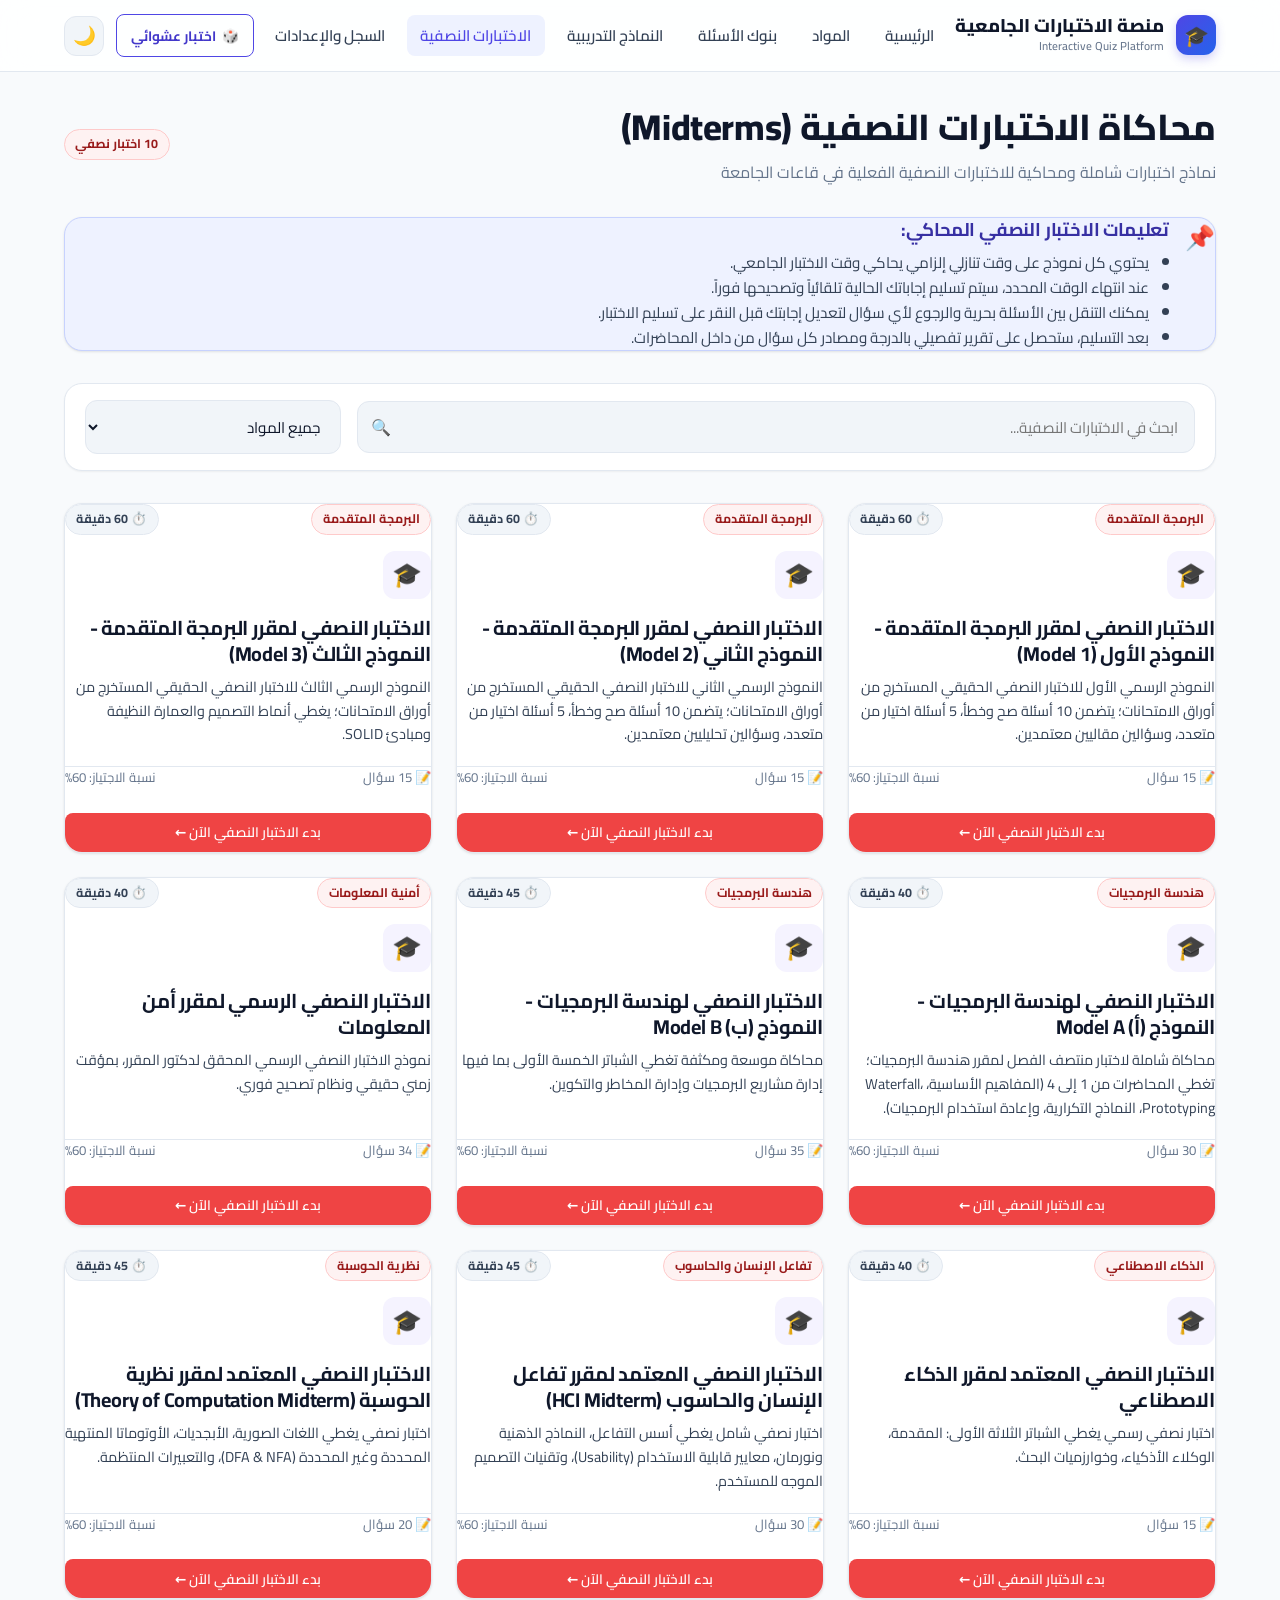
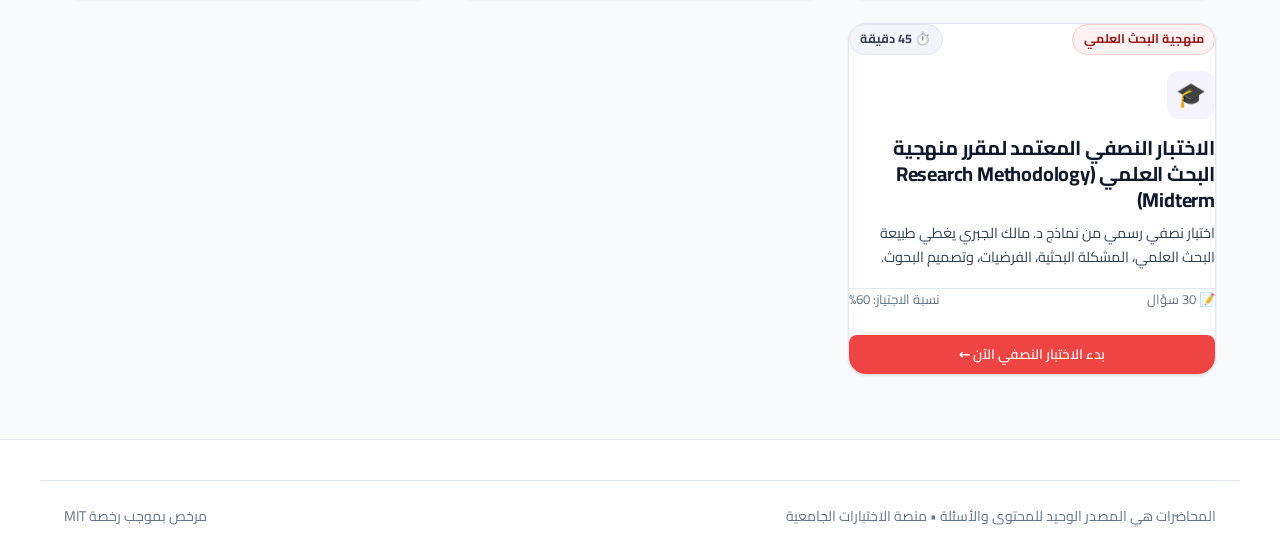
<file: pages/midterms.html>
<!DOCTYPE html>
<html lang="ar" dir="rtl">
<head>
  <meta charset="UTF-8">
  <meta name="viewport" content="width=device-width, initial-scale=1.0">
  <meta name="description" content="محاكاة الاختبارات النصفية الرسمية لمختلف المقررات الجامعية في بيئة اختبارات تفاعلية.">
  <title>الاختبارات النصفية | منصة الاختبارات الجامعية التفاعلية</title>
  
  <link rel="stylesheet" href="../css/main.css">
  <link rel="stylesheet" href="../css/components.css">
  <link rel="stylesheet" href="../css/responsive.css">
</head>
<body>

  <!-- Navigation Bar -->
  <header class="site-header">
    <div class="container navbar">
      <a href="../index.html" class="brand-logo" id="midtermsBrandLogo">
        <div class="brand-icon">🎓</div>
        <div class="brand-text">
          <span class="brand-title">منصة الاختبارات الجامعية</span>
          <span class="brand-subtitle">Interactive Quiz Platform</span>
        </div>
      </a>

      <ul class="nav-links" id="navLinks">
        <li><a href="../index.html" class="nav-link" id="navHome">الرئيسية</a></li>
        <li><a href="./courses.html" class="nav-link" id="navCourses">المواد</a></li>
        <li><a href="./question-banks.html" class="nav-link" id="navBanks">بنوك الأسئلة</a></li>
        <li><a href="./models.html" class="nav-link" id="navModels">النماذج التدريبية</a></li>
        <li><a href="./midterms.html" class="nav-link active" id="navMidterms">الاختبارات النصفية</a></li>
        <li><a href="./account.html" class="nav-link" id="navAccount">السجل والإعدادات</a></li>
      </ul>

      <div class="nav-actions">
        <button type="button" class="btn btn-sm btn-outline btn-open-random-quiz" style="border-color: var(--primary-500); color: var(--primary-600); font-weight: 700; display: inline-flex; align-items: center; gap: 0.35rem;" aria-label="تخصيص اختبار عشوائي">
          <span>🎲</span>
          <span>اختبار عشوائي</span>
        </button>
        <button type="button" class="theme-toggle-btn" id="themeToggleBtn" aria-label="تبديل الثيم">
          <span id="themeIcon">🌙</span>
        </button>
        <button type="button" class="mobile-menu-btn" id="mobileMenuBtn" aria-label="فتح القائمة">
          ☰
        </button>
      </div>
    </div>
  </header>

  <!-- Main Content -->
  <main class="main-content">
    <div class="container">
      
      <!-- Page Header -->
      <div class="mb-4">
        <div class="d-flex align-center justify-between flex-wrap gap-2">
          <div>
            <h1 class="mb-1">محاكاة الاختبارات النصفية (Midterms)</h1>
            <p class="text-muted">نماذج اختبارات شاملة ومحاكية للاختبارات النصفية الفعلية في قاعات الجامعة</p>
          </div>
          <span class="badge badge-danger" id="totalMidtermsBadge">0 اختبار نصفي</span>
        </div>
      </div>

      <!-- Exam Instructions Alert Box -->
      <div class="card p-3 mb-4" style="background-color: var(--primary-50); border: 1px solid var(--primary-200);">
        <div class="d-flex gap-2">
          <span style="font-size: 1.5rem;">📌</span>
          <div>
            <h4 class="mb-1" style="color: var(--primary-700);">تعليمات الاختبار النصفي المحاكي:</h4>
            <ul style="padding-right: 1.25rem; font-size: 0.95rem; color: var(--text-secondary);">
              <li>يحتوي كل نموذج على وقت تنازلي إلزامي يحاكي وقت الاختبار الجامعي.</li>
              <li>عند انتهاء الوقت المحدد، سيتم تسليم إجاباتك الحالية تلقائياً وتصحيحها فوراً.</li>
              <li>يمكنك التنقل بين الأسئلة بحرية والرجوع لأي سؤال لتعديل إجابتك قبل النقر على تسليم الاختبار.</li>
              <li>بعد التسليم، ستحصل على تقرير تفصيلي بالدرجة ومصادر كل سؤال من داخل المحاضرات.</li>
            </ul>
          </div>
        </div>
      </div>

      <!-- Midterms Filter Bar -->
      <div class="filter-bar">
        <div class="search-box">
          <input type="text" id="midtermSearchInput" class="search-input" placeholder="ابحث في الاختبارات النصفية..." aria-label="بحث في الميدتيرم">
          <span class="search-icon">🔍</span>
        </div>
        <select id="midtermCourseFilter" class="filter-select" aria-label="تصفية حسب المادة">
          <option value="all">جميع المواد</option>
        </select>
      </div>

      <!-- Midterms Grid Container -->
      <div id="midtermsGrid" class="grid-cards">
        <div class="empty-state w-100" style="grid-column: 1 / -1;">
          <div class="empty-state-icon">📋</div>
          <h2 class="empty-state-title">لا توجد اختبارات نصفية مضافة حالياً</h2>
          <p class="empty-state-desc">
            سيتم إضافة نماذج الميدتيرم المتكاملة (Model A, Model B) في المرحلة السادسة فور استكمال أسئلة المحاضرات.
          </p>
        </div>
      </div>

    </div>
  </main>

  <!-- Footer -->
  <footer class="site-footer">
    <div class="container footer-bottom">
      <div>المحاضرات هي المصدر الوحيد للمحتوى والأسئلة • منصة الاختبارات الجامعية</div>
      <div>مرخص بموجب رخصة MIT</div>
    </div>
  </footer>

  <script src="../js/app.js"></script>
  <script src="../js/static-catalog.js"></script>
  <script src="../js/data.js"></script>
  <script src="../js/custom-quiz-modal.js"></script>
  <script src="../js/midterms.js"></script>
</body>
</html>
</file>
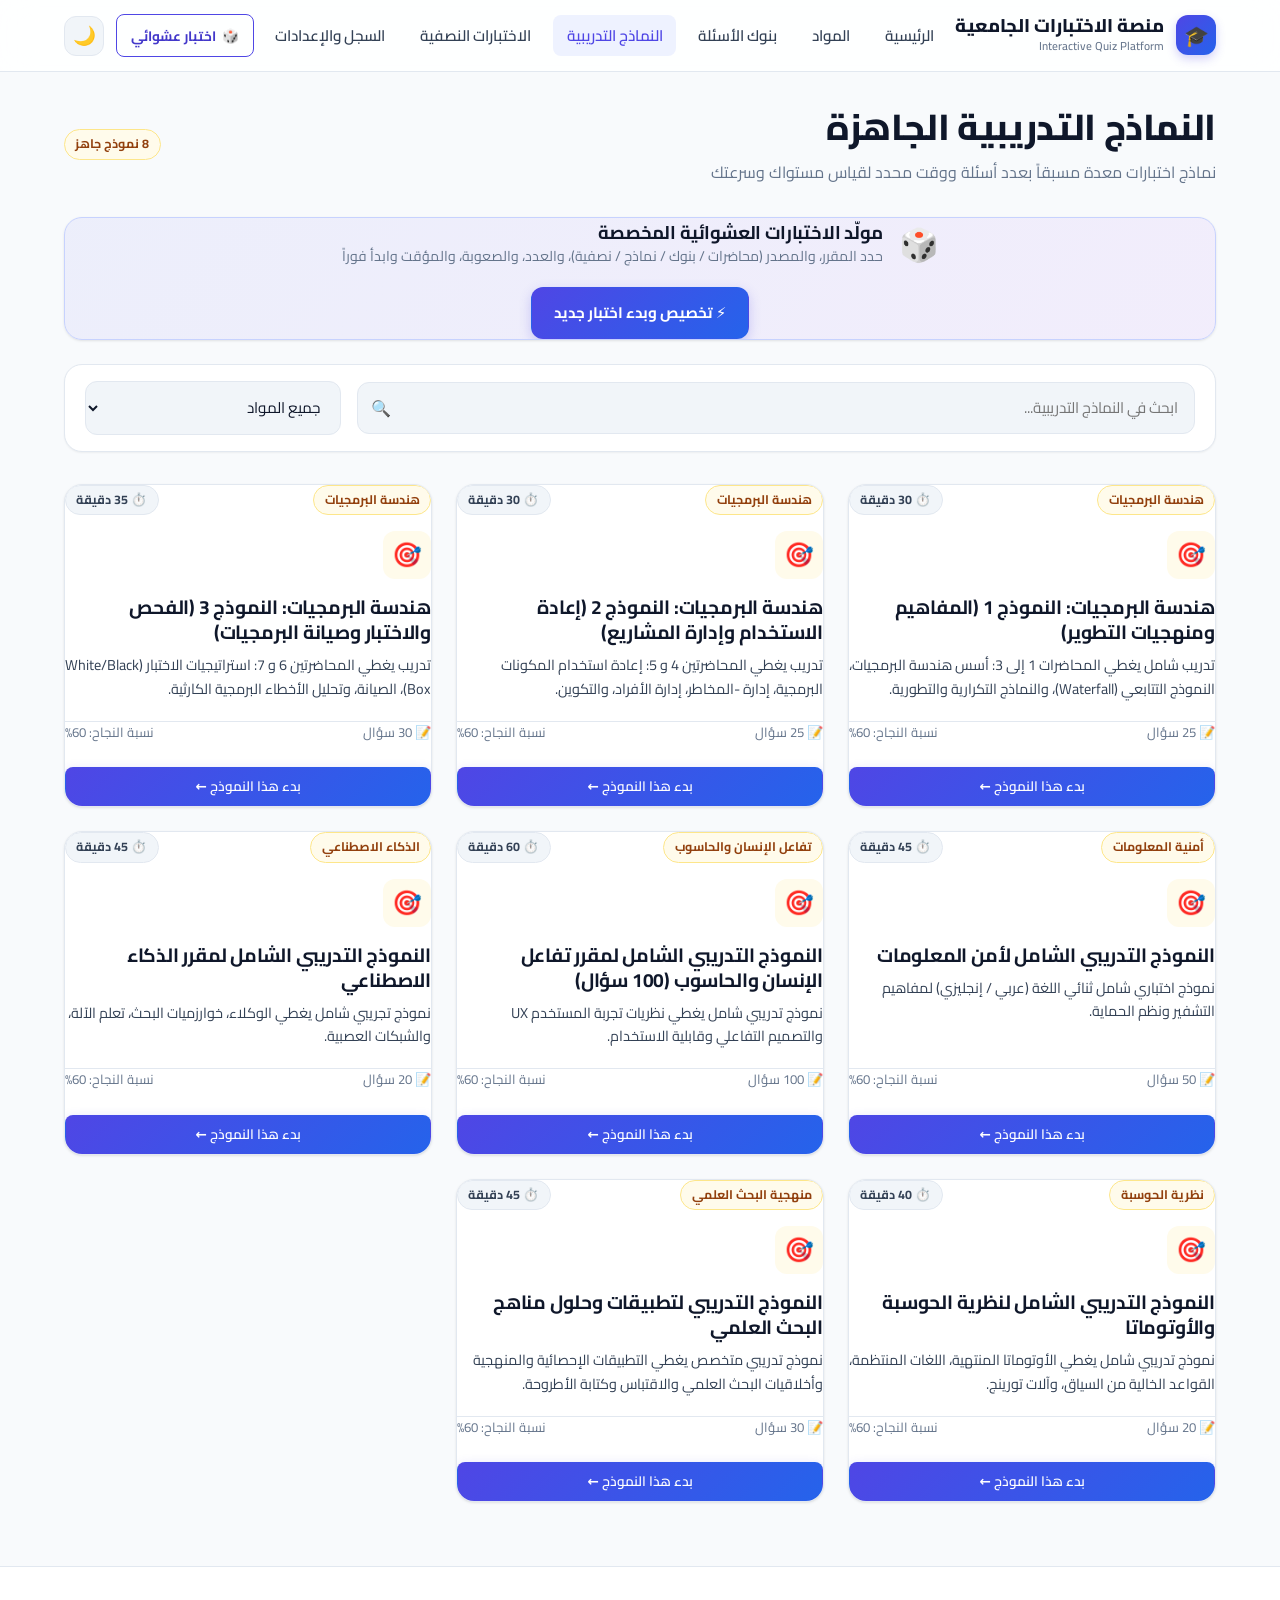
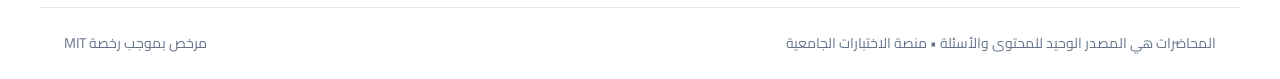
<file: pages/models.html>
<!DOCTYPE html>
<html lang="ar" dir="rtl">
<head>
  <meta charset="UTF-8">
  <meta name="viewport" content="width=device-width, initial-scale=1.0">
  <meta name="description" content="النماذج التدريبية الجاهزة للاختبارات والمذاكرة السريعة مع مؤقت وعدد أسئلة محدد.">
  <title>النماذج التدريبية | منصة الاختبارات الجامعية التفاعلية</title>
  
  <link rel="stylesheet" href="../css/main.css">
  <link rel="stylesheet" href="../css/components.css">
  <link rel="stylesheet" href="../css/responsive.css">
</head>
<body>

  <!-- Navigation Bar -->
  <header class="site-header">
    <div class="container navbar">
      <a href="../index.html" class="brand-logo" id="modelsBrandLogo">
        <div class="brand-icon">🎓</div>
        <div class="brand-text">
          <span class="brand-title">منصة الاختبارات الجامعية</span>
          <span class="brand-subtitle">Interactive Quiz Platform</span>
        </div>
      </a>

      <ul class="nav-links" id="navLinks">
        <li><a href="../index.html" class="nav-link" id="navHome">الرئيسية</a></li>
        <li><a href="./courses.html" class="nav-link" id="navCourses">المواد</a></li>
        <li><a href="./question-banks.html" class="nav-link" id="navBanks">بنوك الأسئلة</a></li>
        <li><a href="./models.html" class="nav-link active" id="navModels">النماذج التدريبية</a></li>
        <li><a href="./midterms.html" class="nav-link" id="navMidterms">الاختبارات النصفية</a></li>
        <li><a href="./account.html" class="nav-link" id="navAccount">السجل والإعدادات</a></li>
      </ul>

      <div class="nav-actions">
        <button type="button" class="btn btn-sm btn-outline btn-open-random-quiz" style="border-color: var(--primary-500); color: var(--primary-600); font-weight: 700; display: inline-flex; align-items: center; gap: 0.35rem;" aria-label="تخصيص اختبار عشوائي">
          <span>🎲</span>
          <span>اختبار عشوائي</span>
        </button>
        <button type="button" class="theme-toggle-btn" id="themeToggleBtn" aria-label="تبديل الثيم">
          <span id="themeIcon">🌙</span>
        </button>
        <button type="button" class="mobile-menu-btn" id="mobileMenuBtn" aria-label="فتح القائمة">
          ☰
        </button>
      </div>
    </div>
  </header>

  <!-- Main Content -->
  <main class="main-content">
    <div class="container">
      
      <!-- Page Header -->
      <div class="mb-4">
        <div class="d-flex align-center justify-between flex-wrap gap-2">
          <div>
            <h1 class="mb-1">النماذج التدريبية الجاهزة</h1>
            <p class="text-muted">نماذج اختبارات معدة مسبقاً بعدد أسئلة ووقت محدد لقياس مستواك وسرعتك</p>
          </div>
          <span class="badge badge-warning" id="totalModelsBadge">0 نموذج جاهز</span>
        </div>
      </div>

      <!-- Custom Random Quiz CTA Banner -->
      <div class="card mb-3 p-3 d-flex align-center justify-between flex-wrap gap-2" style="background: linear-gradient(135deg, rgba(99, 102, 241, 0.08) 0%, rgba(168, 85, 247, 0.08) 100%); border: 1px solid var(--primary-200); border-radius: var(--radius-lg);">
        <div class="d-flex align-center gap-2">
          <div style="font-size: 2rem;">🎲</div>
          <div>
            <h3 style="margin: 0; font-size: 1.15rem; color: var(--text-primary);">مولّد الاختبارات العشوائية المخصصة</h3>
            <p class="text-muted mb-0" style="font-size: 0.88rem;">حدد المقرر، والمصدر (محاضرات / بنوك / نماذج / نصفية)، والعدد، والصعوبة، والمؤقت وابدأ فوراً</p>
          </div>
        </div>
        <button type="button" class="btn btn-primary btn-open-random-quiz" id="btnLaunchCustomQuiz" style="font-weight: 700;">
          ⚡ تخصيص وبدء اختبار جديد
        </button>
      </div>

      <!-- Filter Bar -->
      <div class="filter-bar">
        <div class="search-box">
          <input type="text" id="modelSearchInput" class="search-input" placeholder="ابحث في النماذج التدريبية..." aria-label="بحث في النماذج">
          <span class="search-icon">🔍</span>
        </div>
        <select id="modelCourseFilter" class="filter-select" aria-label="تصفية حسب المادة">
          <option value="all">جميع المواد</option>
        </select>
      </div>

      <!-- Models Grid Container -->
      <div id="modelsGrid" class="grid-cards">
        <div class="empty-state w-100" style="grid-column: 1 / -1;">
          <div class="empty-state-icon">⏱️</div>
          <h2 class="empty-state-title">لا توجد نماذج تدريبية مضافة حالياً</h2>
          <p class="empty-state-desc">
            سيتم إتاحة النماذج التدريبية المخصصة في المرحلة السادسة بعد إضافة الأسئلة والمحاضرات.
          </p>
        </div>
      </div>

    </div>
  </main>

  <!-- Footer -->
  <footer class="site-footer">
    <div class="container footer-bottom">
      <div>المحاضرات هي المصدر الوحيد للمحتوى والأسئلة • منصة الاختبارات الجامعية</div>
      <div>مرخص بموجب رخصة MIT</div>
    </div>
  </footer>

  <script src="../js/app.js"></script>
  <script src="../js/static-catalog.js"></script>
  <script src="../js/data.js"></script>
  <script src="../js/custom-quiz-modal.js"></script>
  <script src="../js/models.js"></script>
</body>
</html>
</file>
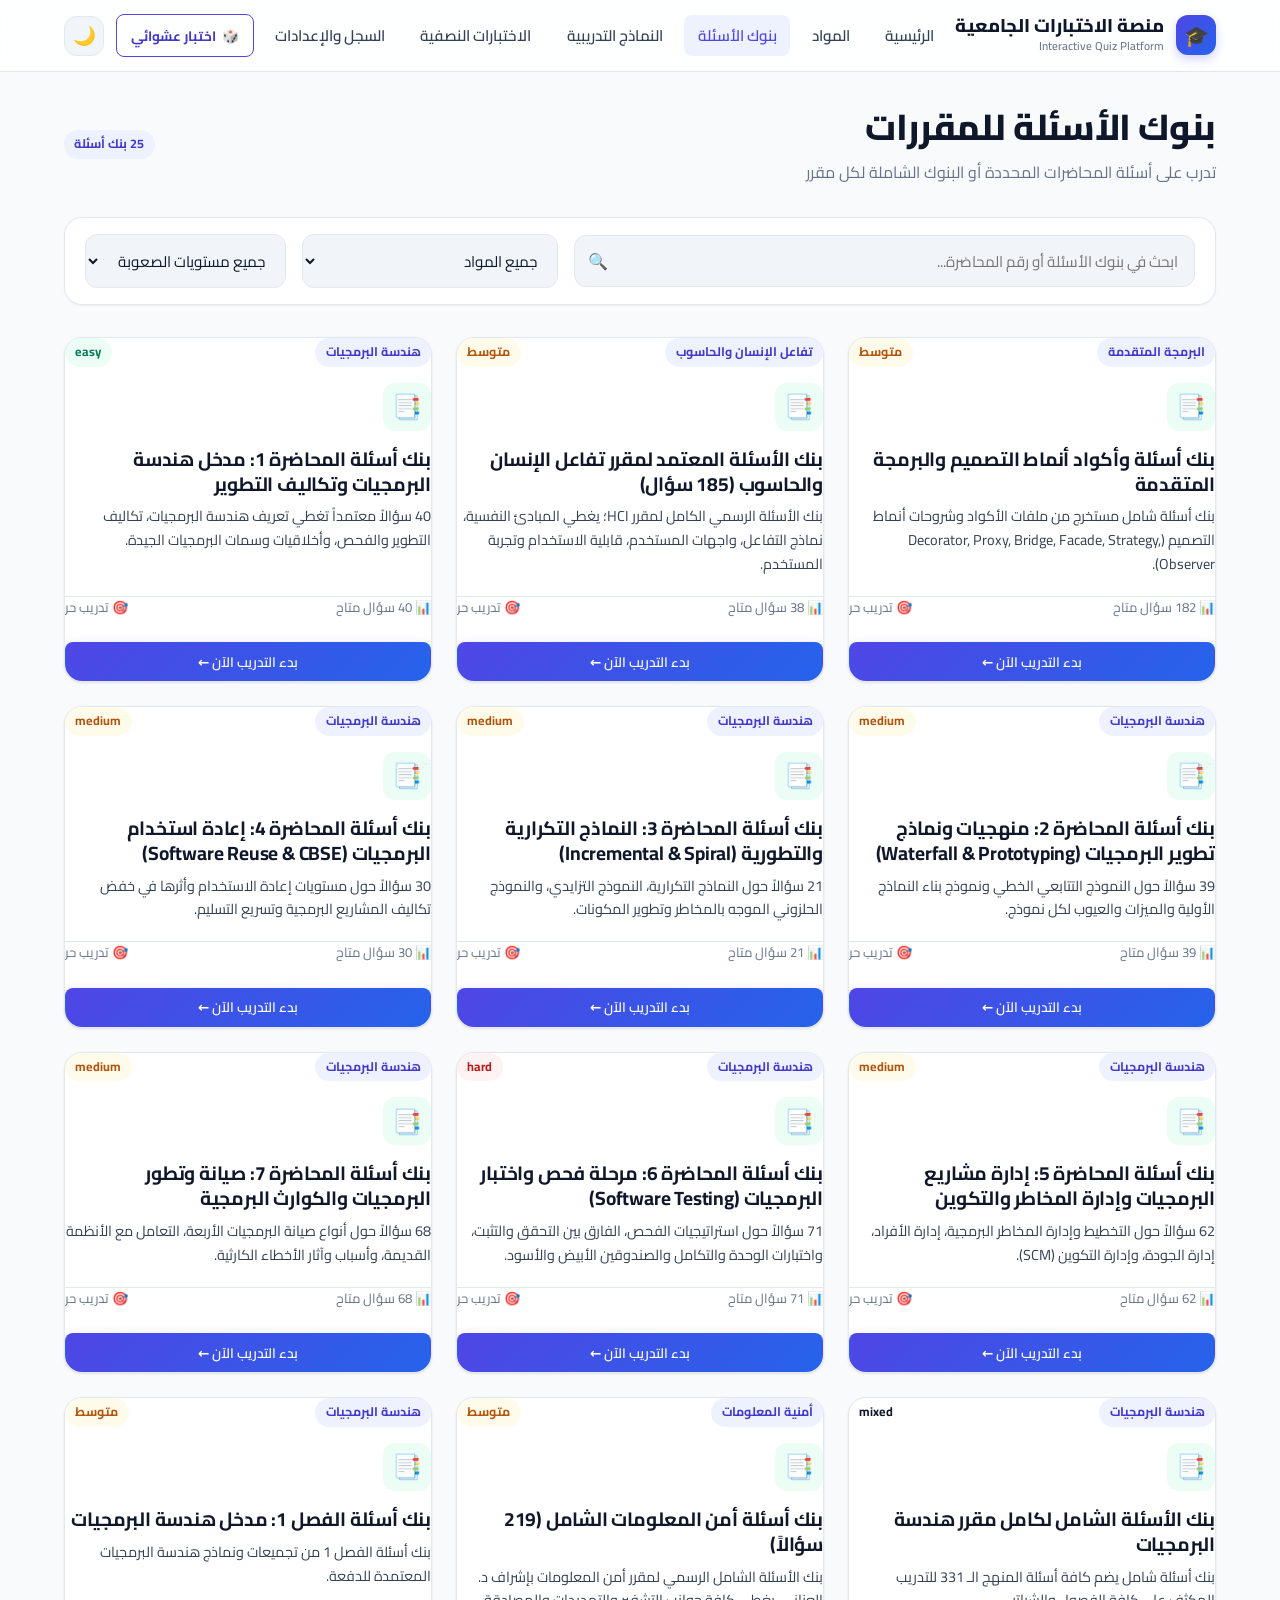
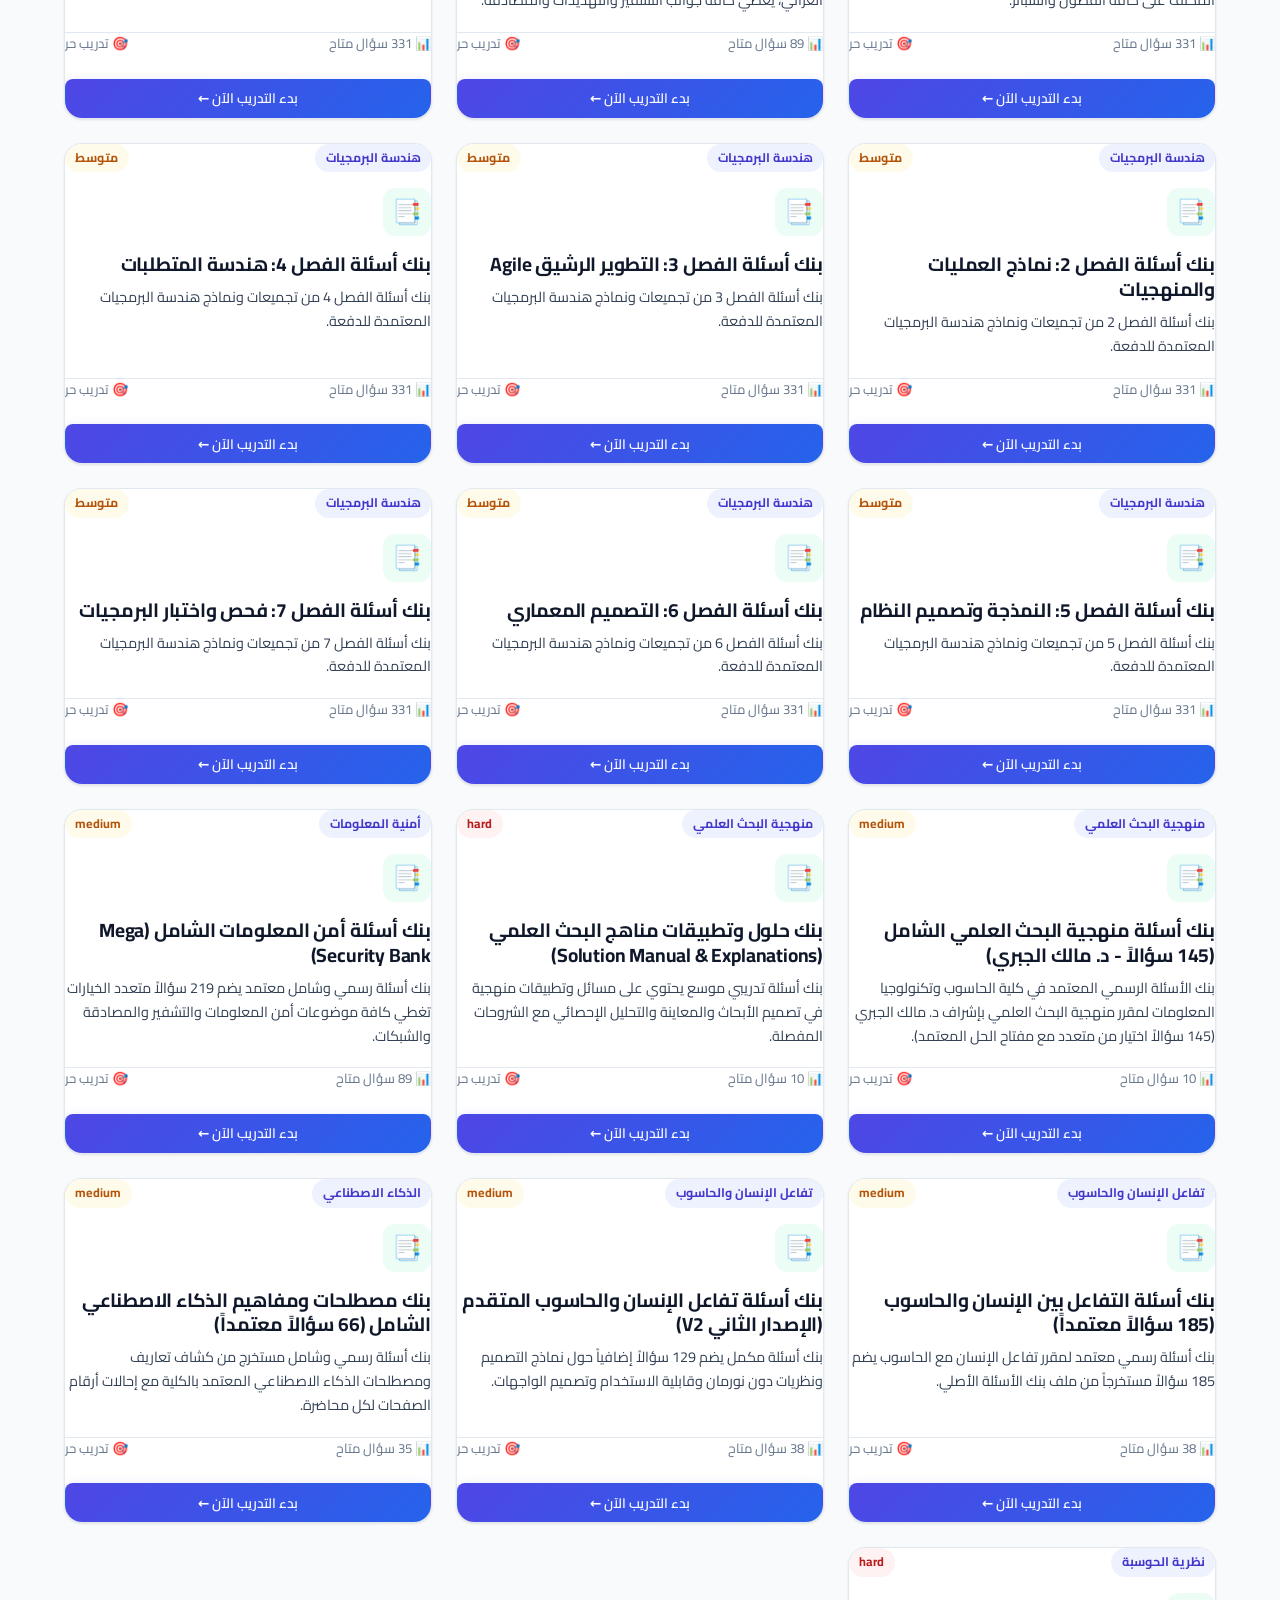
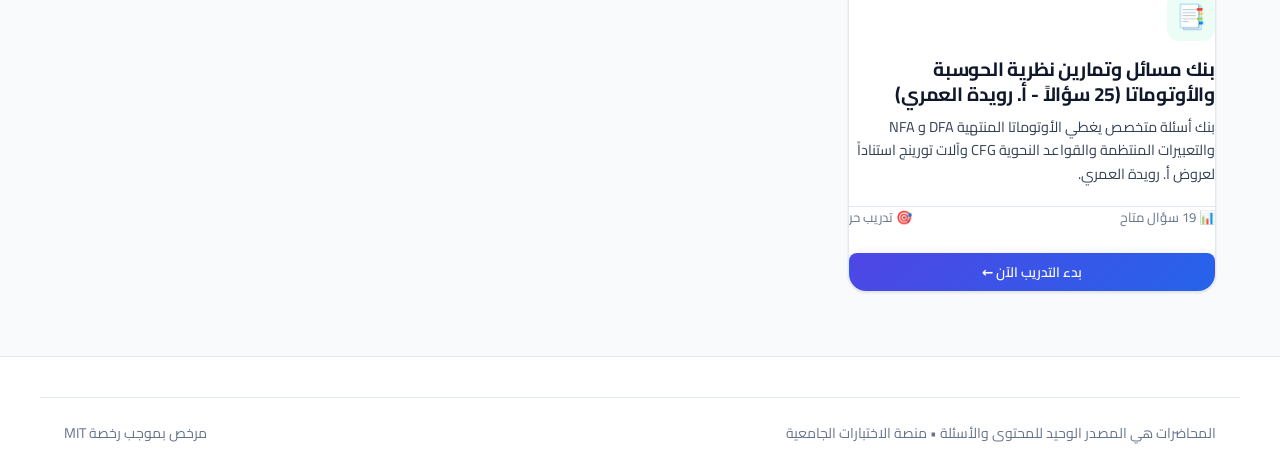
<file: pages/question-banks.html>
<!DOCTYPE html>
<html lang="ar" dir="rtl">
<head>
  <meta charset="UTF-8">
  <meta name="viewport" content="width=device-width, initial-scale=1.0">
  <meta name="description" content="تصفح بنوك الأسئلة المصنفة حسب المحاضرات والمواد في منصة الاختبارات الجامعية التفاعلية.">
  <title>بنوك الأسئلة | منصة الاختبارات الجامعية التفاعلية</title>
  
  <link rel="stylesheet" href="../css/main.css">
  <link rel="stylesheet" href="../css/components.css">
  <link rel="stylesheet" href="../css/responsive.css">
</head>
<body>

  <!-- Navigation Bar -->
  <header class="site-header">
    <div class="container navbar">
      <a href="../index.html" class="brand-logo" id="banksBrandLogo">
        <div class="brand-icon">🎓</div>
        <div class="brand-text">
          <span class="brand-title">منصة الاختبارات الجامعية</span>
          <span class="brand-subtitle">Interactive Quiz Platform</span>
        </div>
      </a>

      <ul class="nav-links" id="navLinks">
        <li><a href="../index.html" class="nav-link" id="navHome">الرئيسية</a></li>
        <li><a href="./courses.html" class="nav-link" id="navCourses">المواد</a></li>
        <li><a href="./question-banks.html" class="nav-link active" id="navBanks">بنوك الأسئلة</a></li>
        <li><a href="./models.html" class="nav-link" id="navModels">النماذج التدريبية</a></li>
        <li><a href="./midterms.html" class="nav-link" id="navMidterms">الاختبارات النصفية</a></li>
        <li><a href="./account.html" class="nav-link" id="navAccount">السجل والإعدادات</a></li>
      </ul>

      <div class="nav-actions">
        <button type="button" class="btn btn-sm btn-outline btn-open-random-quiz" style="border-color: var(--primary-500); color: var(--primary-600); font-weight: 700; display: inline-flex; align-items: center; gap: 0.35rem;" aria-label="تخصيص اختبار عشوائي">
          <span>🎲</span>
          <span>اختبار عشوائي</span>
        </button>
        <button type="button" class="theme-toggle-btn" id="themeToggleBtn" aria-label="تبديل الثيم">
          <span id="themeIcon">🌙</span>
        </button>
        <button type="button" class="mobile-menu-btn" id="mobileMenuBtn" aria-label="فتح القائمة">
          ☰
        </button>
      </div>
    </div>
  </header>

  <!-- Main Content -->
  <main class="main-content">
    <div class="container">
      
      <!-- Page Header -->
      <div class="mb-4">
        <div class="d-flex align-center justify-between flex-wrap gap-2">
          <div>
            <h1 class="mb-1">بنوك الأسئلة للمقررات</h1>
            <p class="text-muted">تدرب على أسئلة المحاضرات المحددة أو البنوك الشاملة لكل مقرر</p>
          </div>
          <span class="badge badge-primary" id="totalBanksBadge">0 بنك أسئلة</span>
        </div>
      </div>

      <!-- Filter Bar -->
      <div class="filter-bar">
        <div class="search-box">
          <input type="text" id="bankSearchInput" class="search-input" placeholder="ابحث في بنوك الأسئلة أو رقم المحاضرة..." aria-label="بحث في البنوك">
          <span class="search-icon">🔍</span>
        </div>
        <select id="bankCourseFilter" class="filter-select" aria-label="تصفية حسب المادة">
          <option value="all">جميع المواد</option>
        </select>
        <select id="bankDifficultyFilter" class="filter-select" aria-label="تصفية حسب الصعوبة">
          <option value="all">جميع مستويات الصعوبة</option>
          <option value="easy">سهل</option>
          <option value="medium">متوسط</option>
          <option value="hard">صعب</option>
        </select>
      </div>

      <!-- Banks Grid Container -->
      <div id="banksGrid" class="grid-cards">
        <div class="empty-state w-100" style="grid-column: 1 / -1;">
          <div class="empty-state-icon">📝</div>
          <h2 class="empty-state-title">لا توجد بنوك أسئلة جاهزة حالياً</h2>
          <p class="empty-state-desc">
            سيتم توليد بنوك الأسئلة تلقائياً وربطها بالمحاضرات فور إضافة وتحليل ملفات المحاضرات.
          </p>
        </div>
      </div>

    </div>
  </main>

  <!-- Footer -->
  <footer class="site-footer">
    <div class="container footer-bottom">
      <div>المحاضرات هي المصدر الوحيد للمحتوى والأسئلة • منصة الاختبارات الجامعية</div>
      <div>مرخص بموجب رخصة MIT</div>
    </div>
  </footer>

  <script src="../js/app.js"></script>
  <script src="../js/static-catalog.js"></script>
  <script src="../js/data.js"></script>
  <script src="../js/custom-quiz-modal.js"></script>
  <script src="../js/question-banks.js"></script>
</body>
</html>
</file>
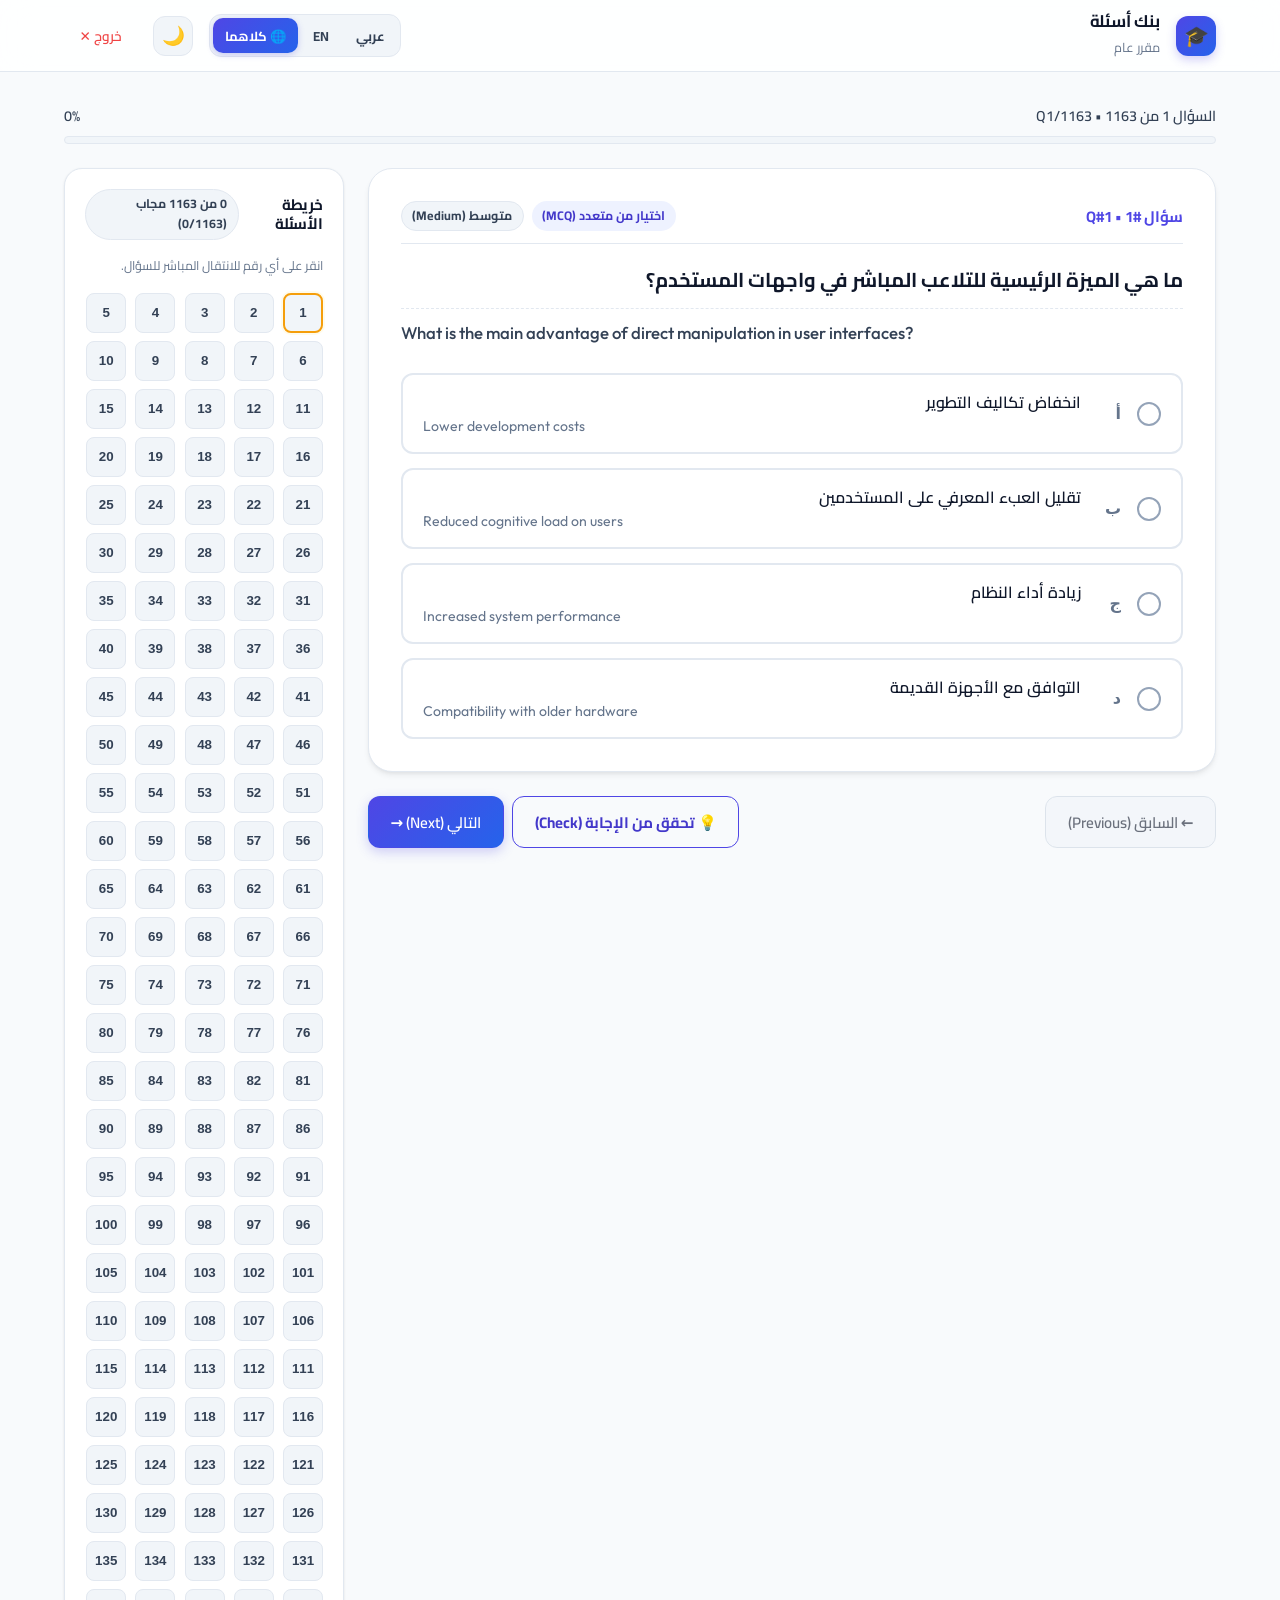
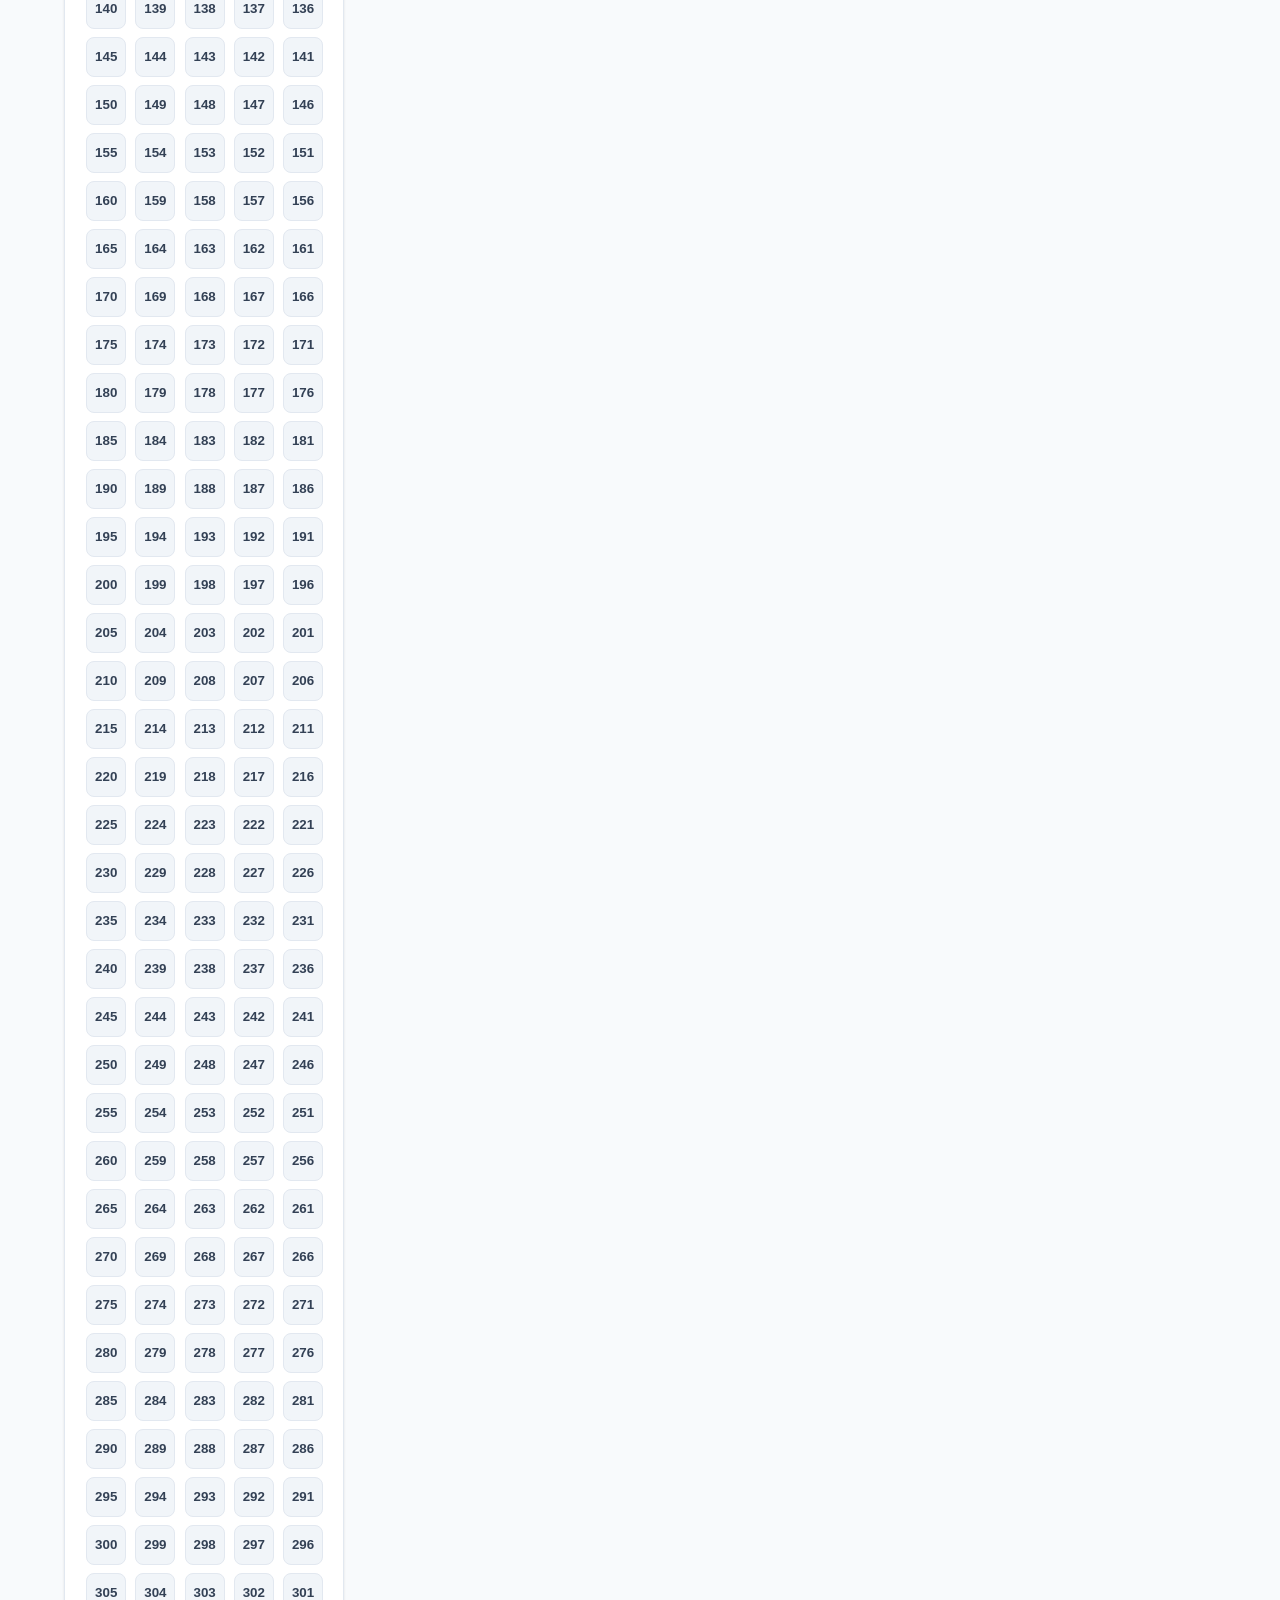
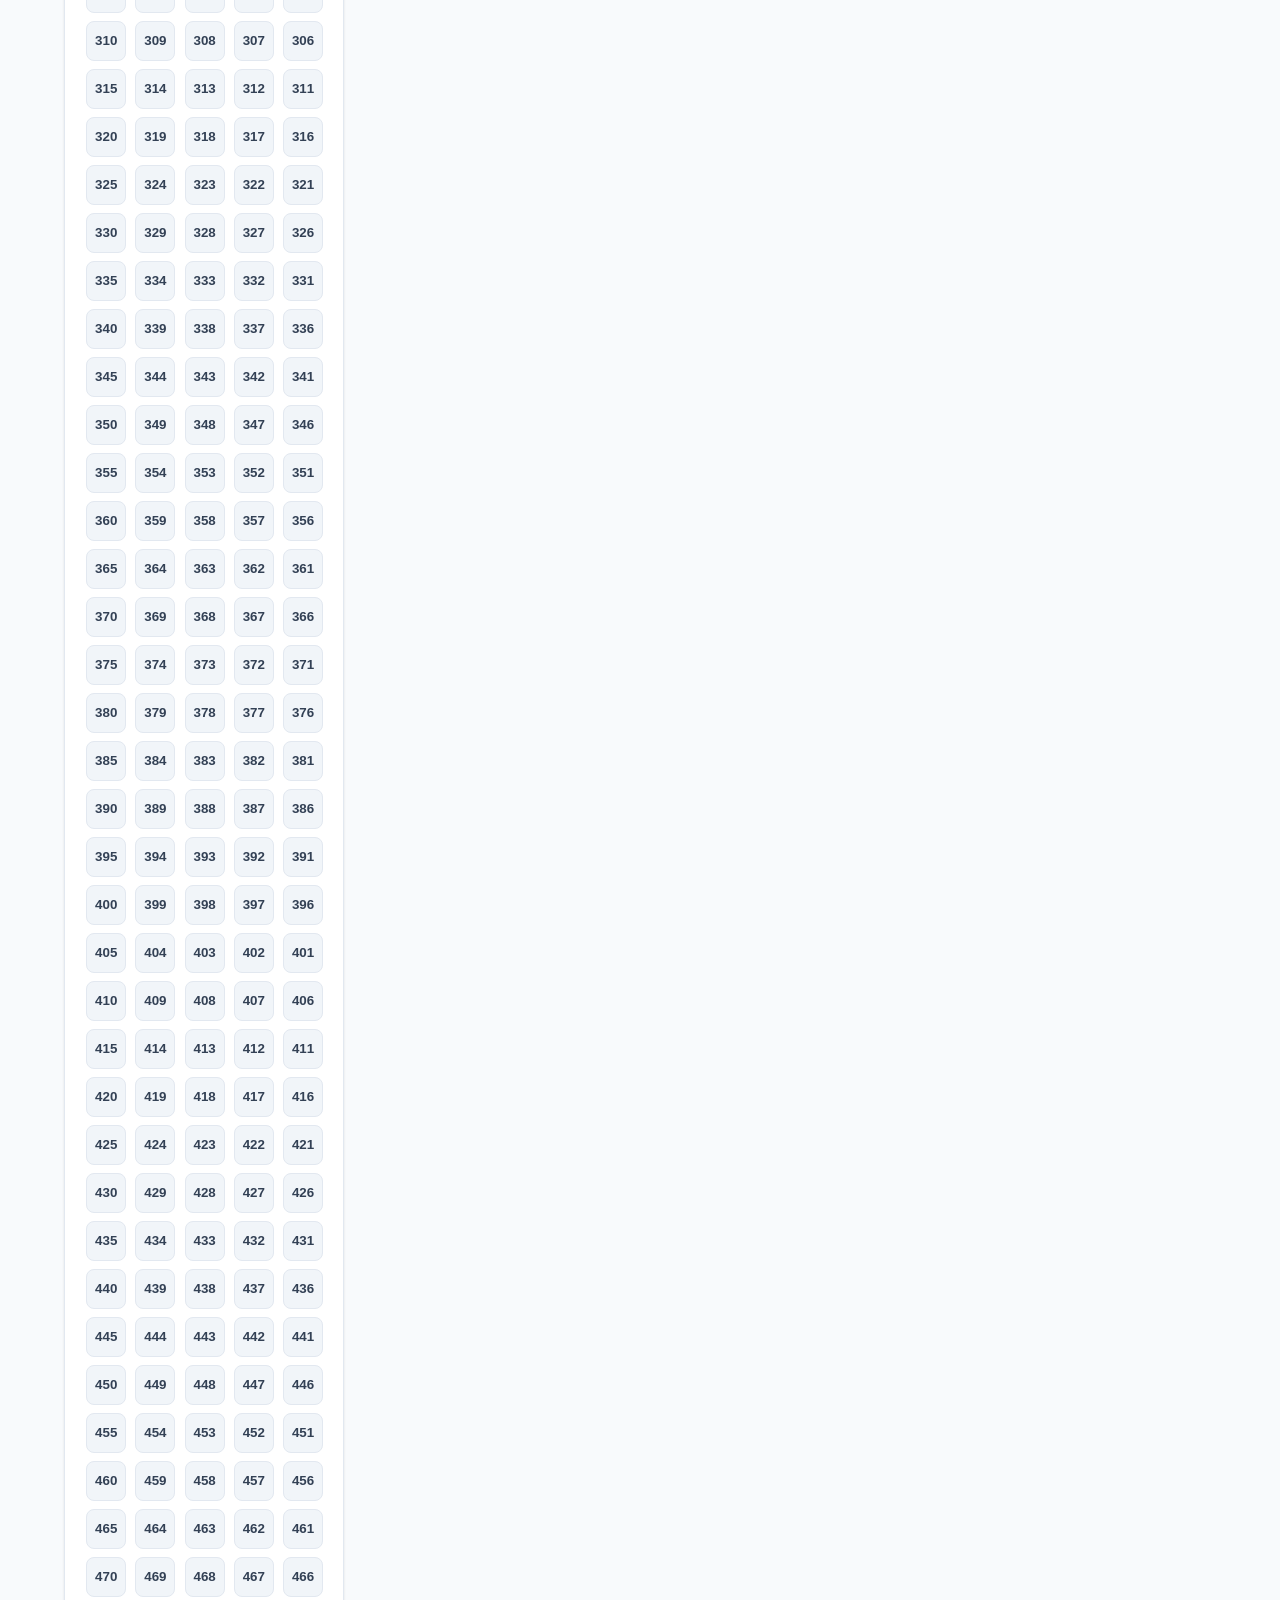
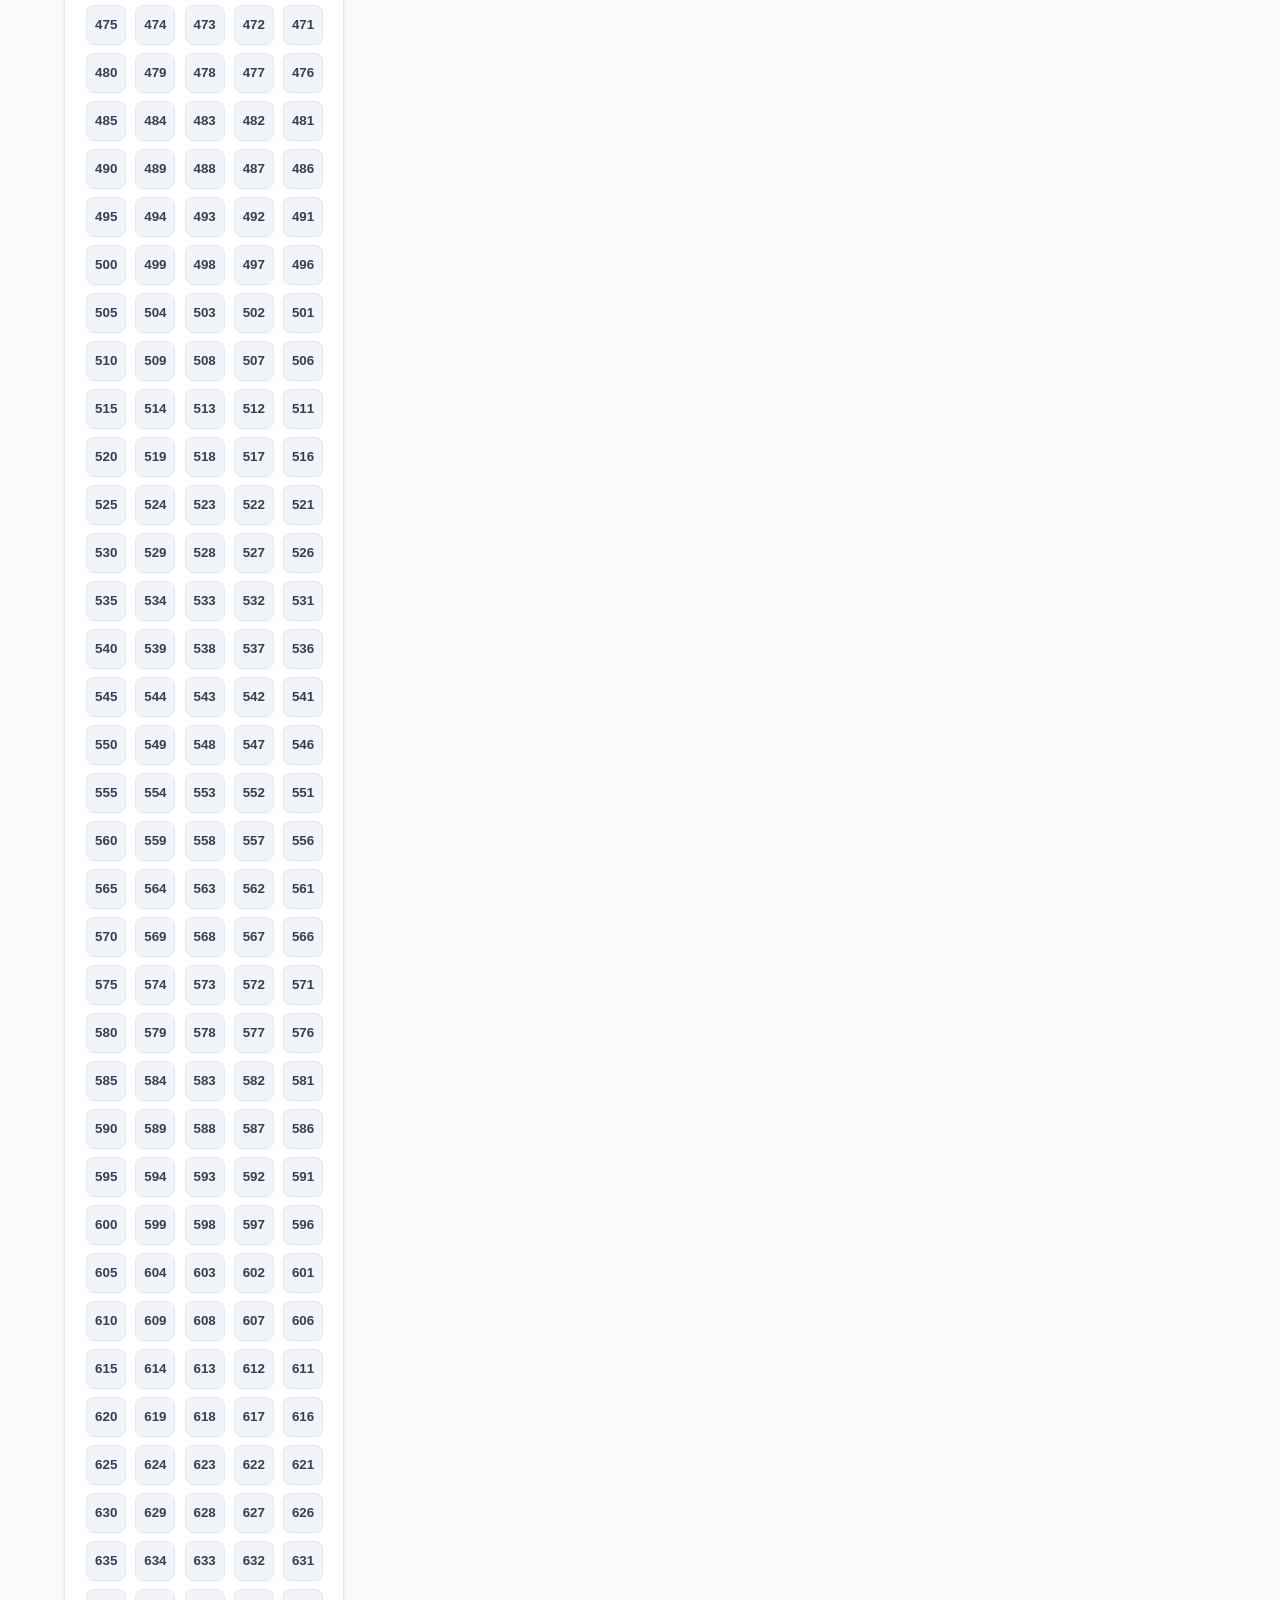
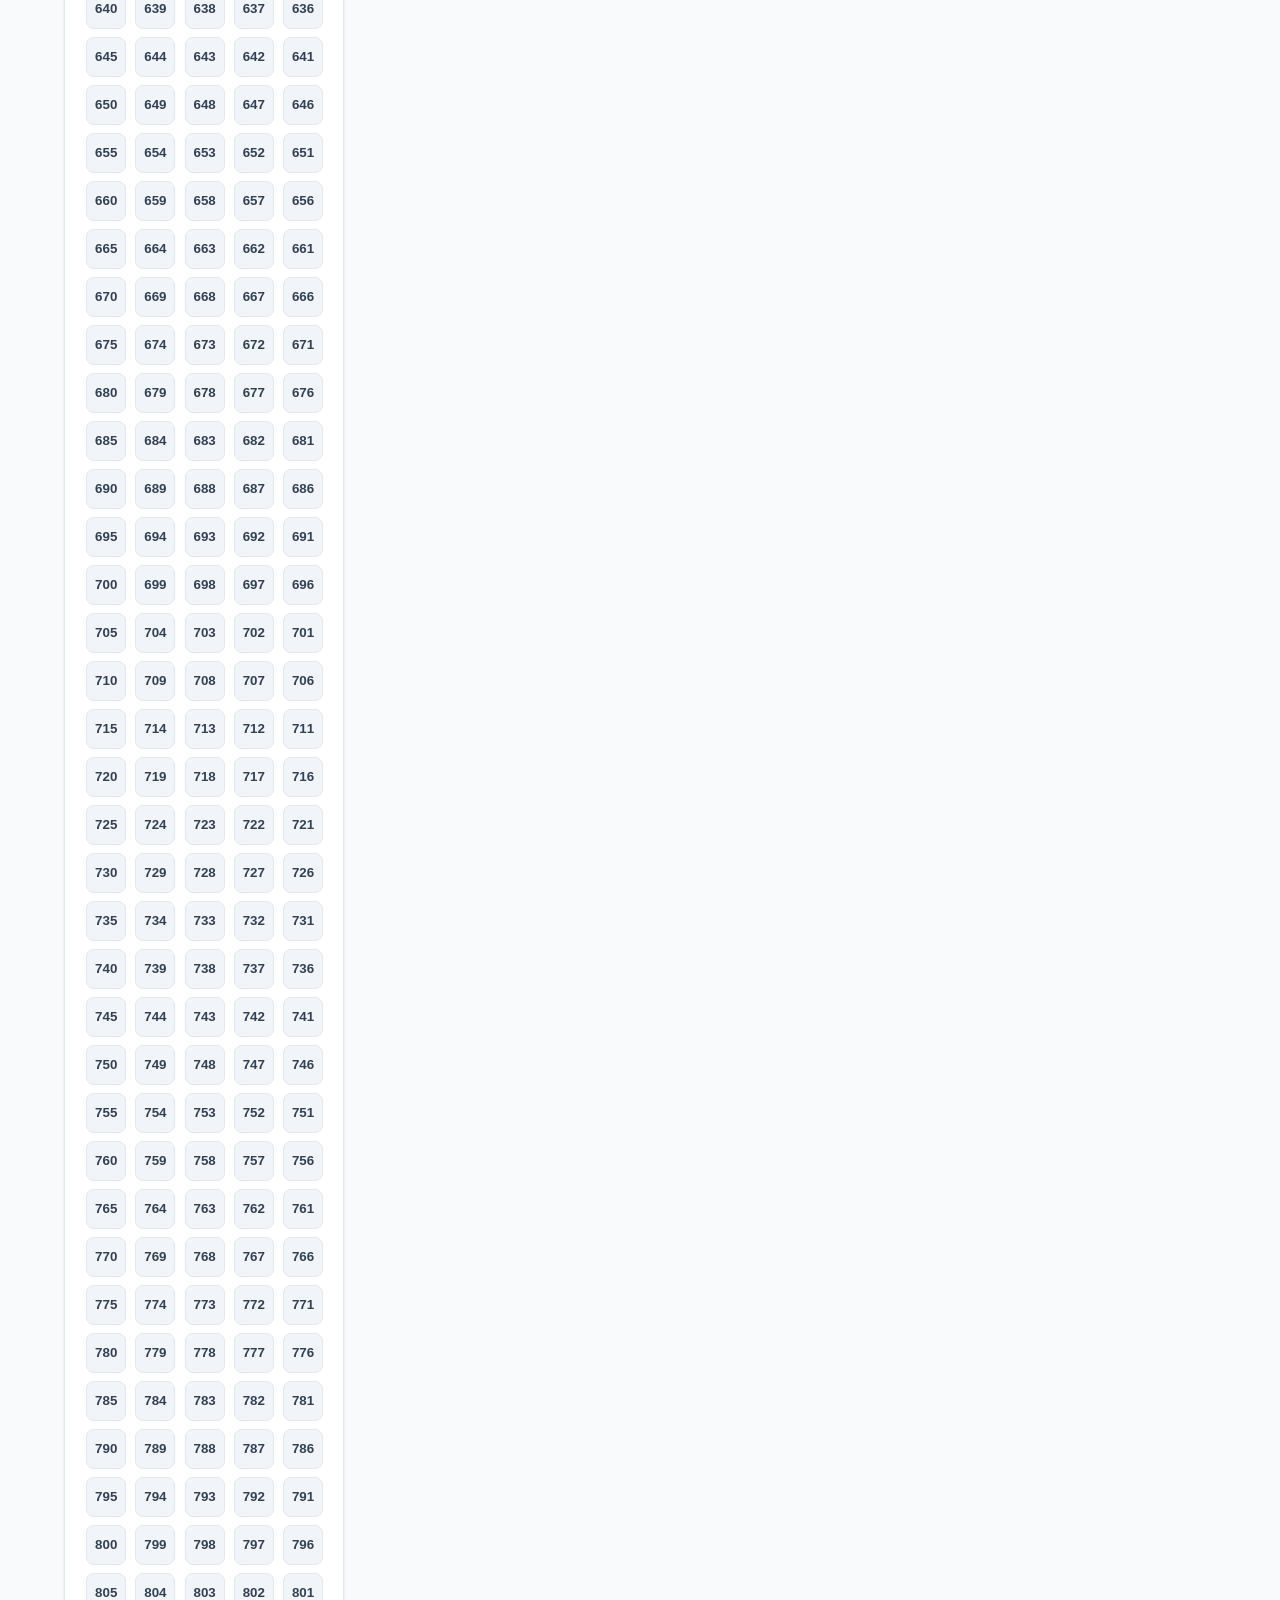
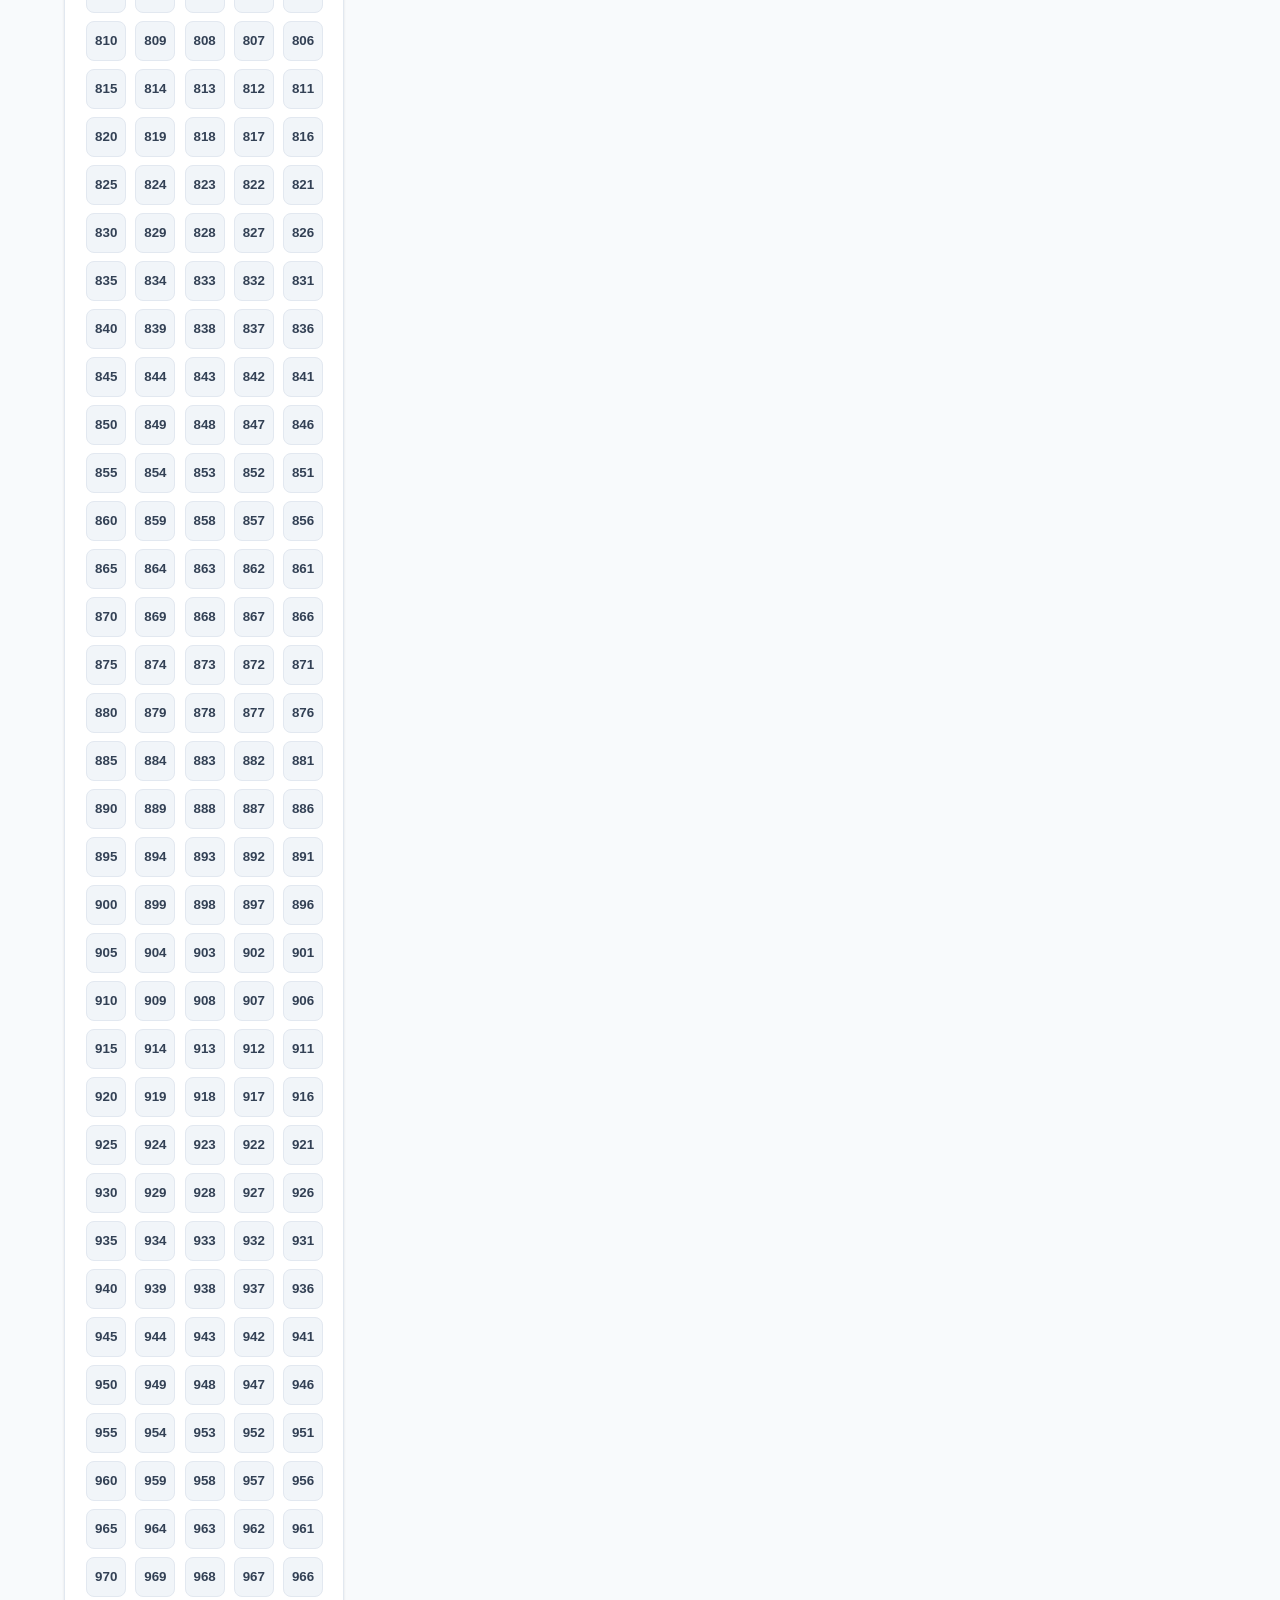
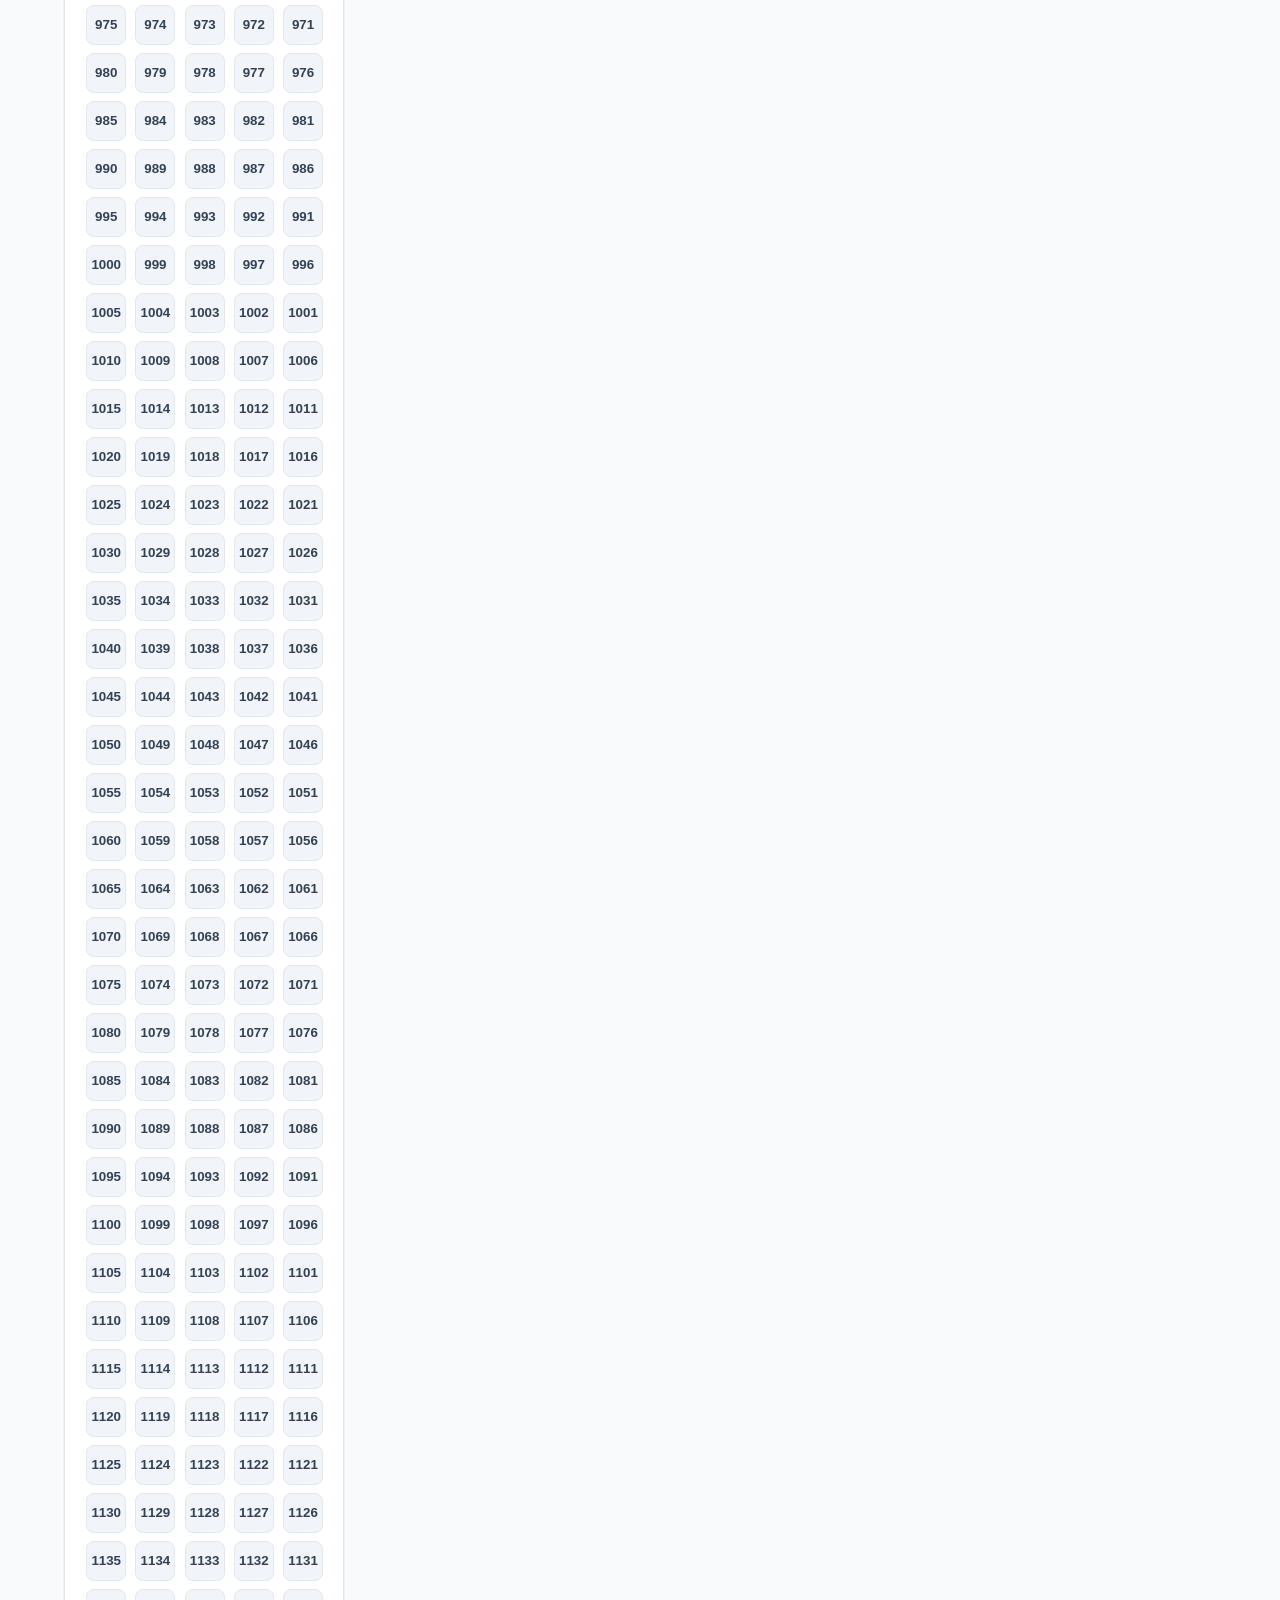
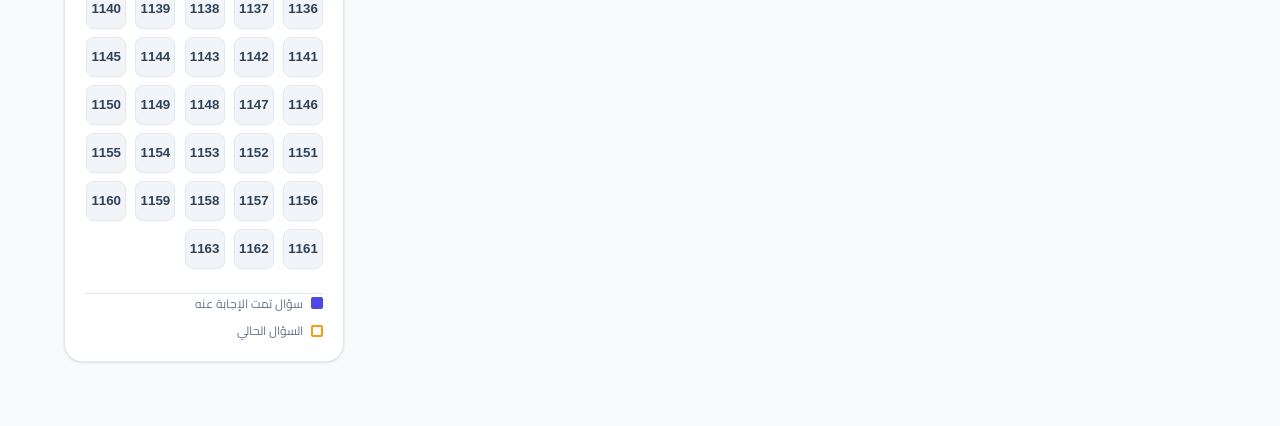
<file: pages/quiz.html>
<!DOCTYPE html>
<html lang="ar" dir="rtl">

<head>
  <meta charset="UTF-8">
  <meta name="viewport" content="width=device-width, initial-scale=1.0">
  <meta name="description" content="واجهة حل وتأدية الاختبار التفاعلي في منصة الاختبارات الجامعية.">
  <title>جلسة الاختبار | منصة الاختبارات الجامعية التفاعلية</title>

  <link rel="stylesheet" href="../css/main.css">
  <link rel="stylesheet" href="../css/components.css">
  <link rel="stylesheet" href="../css/responsive.css">
  <style>
    .quiz-layout-grid {
      display: grid;
      grid-template-columns: 1fr 280px;
      gap: 1.5rem;
      align-items: start;
    }

    @media (max-width: 900px) {
      .quiz-layout-grid {
        grid-template-columns: 1fr;
      }
    }
  </style>
</head>

<body>

  <!-- Minimalist Quiz Header Bar -->
  <header class="site-header">
    <div class="container navbar">
      <div class="d-flex align-center gap-2">
        <a href="../index.html" class="brand-icon" style="text-decoration: none;" title="الرجوع للرئيسية">🎓</a>
        <div>
          <h4 id="quizMainTitle" style="margin: 0; font-size: 1.05rem;">جلسة اختبار تفاعلي</h4>
          <span id="quizCourseSubtitle" class="text-muted" style="font-size: 0.8rem;">تحميل بيانات المقرر...</span>
        </div>
      </div>

      <!-- Action items: Language Selector, Timer, Theme Toggle, Exit -->
      <div class="d-flex align-center gap-2">
        <!-- Language Switcher Segmented Control -->
        <div class="lang-segmented-control" id="quizLangControl" role="group" aria-label="لغة عرض الاختبار">
          <button type="button" class="lang-segment-btn" data-lang="ar" id="btnLangAr" title="عرض بالعربية فقط">عربي</button>
          <button type="button" class="lang-segment-btn" data-lang="en" id="btnLangEn" title="Display in English only">EN</button>
          <button type="button" class="lang-segment-btn active" data-lang="both" id="btnLangBoth" title="عرض باللغتين معاً (ثنائي)">🌐 كلاهما</button>
        </div>

        <div id="quizTimerWrapper" class="timer-badge" style="display: none;">
          <span>⏱️</span>
          <span id="quizTimerDisplay">00:00</span>
        </div>
        <button type="button" class="theme-toggle-btn" id="themeToggleBtn" aria-label="تبديل الثيم">
          <span id="themeIcon">🌙</span>
        </button>
        <button type="button" id="btnExitQuiz" class="btn btn-ghost btn-sm" style="color: var(--danger);">
          خروج ✕
        </button>
      </div>
    </div>
  </header>

  <!-- Main Quiz Area -->
  <main class="main-content">
    <div class="container">

      <!-- Progress Bar -->
      <div class="quiz-progress-wrapper">
        <div class="progress-labels">
          <span id="quizProgressLabel">السؤال 1 من 0</span>
          <span id="quizProgressPercentage">0%</span>
        </div>
        <div class="quiz-progress-track">
          <div id="quizProgressBar" class="quiz-progress-fill" style="width: 0%;"></div>
        </div>
      </div>

      <!-- Main Layout: Question Area + Palette Sidebar -->
      <div class="quiz-layout-grid">

        <!-- Left: Current Question Area -->
        <div class="quiz-primary-column">

          <!-- Question Box Container -->
          <div class="question-container" id="questionCard">
            <div class="question-header">
              <span class="question-number" id="questionNumberBadge">سؤال #1</span>
              <div class="d-flex gap-1" id="questionTags">
                <span class="badge badge-primary" id="questionTypeBadge">اختيار من متعدد</span>
                <span class="badge badge-neutral" id="questionDifficultyBadge">متوسط</span>
              </div>
            </div>

            <!-- Question Text -->
            <div class="question-text" id="questionText">
              جاري تجهيز وتحميل السؤال...
            </div>

            <!-- Options Container -->
            <div class="options-list" id="optionsContainer">
              <!-- Dynamically populated options -->
            </div>

            <!-- Instant Feedback / Check Answer Area -->
            <div id="instantFeedbackBox" class="instant-feedback-box" style="display: none;"></div>
          </div>

          <!-- Controls: Prev, Check Answer, Next, Submit -->
          <div class="quiz-controls">
            <button type="button" id="btnPrevQuestion" class="btn btn-secondary" disabled>
              → السؤال السابق
            </button>
            <div class="d-flex gap-1 align-center flex-wrap">
              <button type="button" id="btnCheckAnswer" class="btn btn-outline" style="border-color: var(--primary-500); color: var(--primary-600); font-weight: 700;">
                💡 تحقق من الإجابة
              </button>
              <button type="button" id="btnNextQuestion" class="btn btn-primary">
                السؤال التالي ←
              </button>
              <button type="button" id="btnSubmitQuiz" class="btn btn-success" style="display: none;">
                ✓ تسليم الاختبار
              </button>
            </div>
          </div>

        </div>

        <!-- Right: Question Palette / Map -->
        <aside class="palette-card">
          <div class="d-flex align-center justify-between mb-2">
            <h4 style="margin: 0; font-size: 0.95rem;">خريطة الأسئلة</h4>
            <span id="answeredCountBadge" class="badge badge-neutral">0 مجاب</span>
          </div>
          <p class="text-muted" style="font-size: 0.78rem; margin-bottom: 0.75rem;">
            انقر على أي رقم للانتقال المباشر للسؤال.
          </p>
          <div class="palette-grid" id="paletteGrid">
            <!-- Dynamically populated buttons -->
          </div>
          <div class="mt-3 pt-2"
            style="border-top: 1px solid var(--border-subtle); font-size: 0.75rem; color: var(--text-muted);">
            <div class="d-flex align-center gap-1 mb-1">
              <span style="width: 12px; height: 12px; background: var(--primary-500); border-radius: 2px;"></span>
              <span>سؤال تمت الإجابة عنه</span>
            </div>
            <div class="d-flex align-center gap-1">
              <span style="width: 12px; height: 12px; border: 2px solid var(--warning); border-radius: 2px;"></span>
              <span>السؤال الحالي</span>
            </div>
          </div>
        </aside>

      </div>

    </div>
  </main>

  <script src="../js/app.js"></script>
  <script src="../js/static-data.js"></script>
  <script src="../js/data.js"></script>
  <script src="../js/quiz.js"></script>
</body>

</html>
</file>
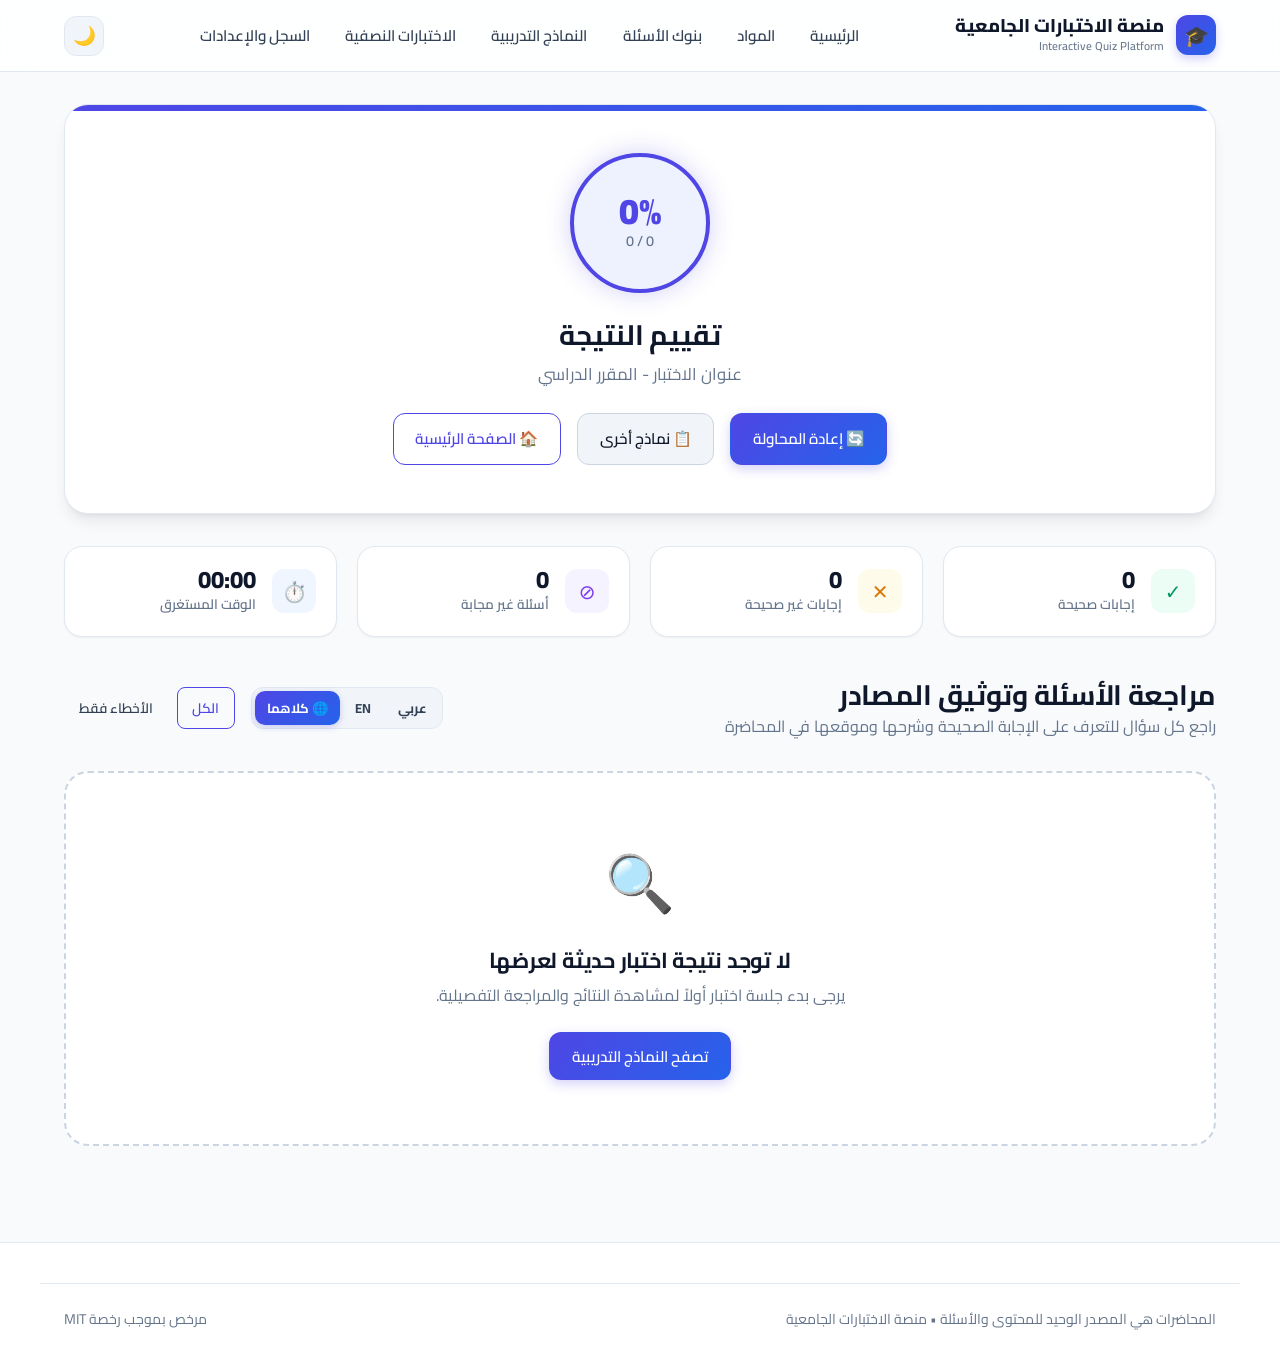
<file: pages/result.html>
<!DOCTYPE html>
<html lang="ar" dir="rtl">
<head>
  <meta charset="UTF-8">
  <meta name="viewport" content="width=device-width, initial-scale=1.0">
  <meta name="description" content="نتيجة الاختبار والمراجعة التفصيلية للإجابات والأخطاء ومصادر المحاضرات.">
  <title>نتيجة الاختبار والمراجعة | منصة الاختبارات الجامعية التفاعلية</title>
  
  <link rel="stylesheet" href="../css/main.css">
  <link rel="stylesheet" href="../css/components.css">
  <link rel="stylesheet" href="../css/responsive.css">
</head>
<body>

  <!-- Navigation Bar -->
  <header class="site-header">
    <div class="container navbar">
      <a href="../index.html" class="brand-logo" id="resultsBrandLogo">
        <div class="brand-icon">🎓</div>
        <div class="brand-text">
          <span class="brand-title">منصة الاختبارات الجامعية</span>
          <span class="brand-subtitle">Interactive Quiz Platform</span>
        </div>
      </a>

      <ul class="nav-links" id="navLinks">
        <li><a href="../index.html" class="nav-link" id="navHome">الرئيسية</a></li>
        <li><a href="./courses.html" class="nav-link" id="navCourses">المواد</a></li>
        <li><a href="./question-banks.html" class="nav-link" id="navBanks">بنوك الأسئلة</a></li>
        <li><a href="./models.html" class="nav-link" id="navModels">النماذج التدريبية</a></li>
        <li><a href="./midterms.html" class="nav-link" id="navMidterms">الاختبارات النصفية</a></li>
        <li><a href="./account.html" class="nav-link" id="navAccount">السجل والإعدادات</a></li>
      </ul>

      <div class="nav-actions">
        <button type="button" class="theme-toggle-btn" id="themeToggleBtn" aria-label="تبديل الثيم">
          <span id="themeIcon">🌙</span>
        </button>
        <button type="button" class="mobile-menu-btn" id="mobileMenuBtn" aria-label="فتح القائمة">
          ☰
        </button>
      </div>
    </div>
  </header>

  <!-- Main Content -->
  <main class="main-content">
    <div class="container">
      
      <!-- Result Hero Score Area -->
      <section class="result-hero" id="resultHeroSection">
        <div class="score-circle">
          <span class="score-number" id="resultScorePercentage">0%</span>
          <span class="score-total" id="resultScoreFraction">0 / 0</span>
        </div>

        <h2 id="resultEvaluationTitle" class="mb-1">تقييم النتيجة</h2>
        <p id="resultQuizTitle" class="text-muted mb-3" style="font-size: 1.05rem;">
          عنوان الاختبار - المقرر الدراسي
        </p>

        <!-- Quick Action Buttons -->
        <div class="d-flex justify-center flex-wrap gap-2">
          <button type="button" id="btnRetakeQuiz" class="btn btn-primary">
            🔄 إعادة المحاولة
          </button>
          <a href="./models.html" class="btn btn-secondary">
            📋 نماذج أخرى
          </a>
          <a href="../index.html" class="btn btn-outline">
            🏠 الصفحة الرئيسية
          </a>
        </div>
      </section>

      <!-- Key Performance Metrics Grid -->
      <section class="stats-grid">
        
        <div class="stat-card">
          <div class="stat-icon icon-emerald">✓</div>
          <div>
            <div class="stat-value text-success" id="statCorrectCount">0</div>
            <div class="stat-label">إجابات صحيحة</div>
          </div>
        </div>

        <div class="stat-card">
          <div class="stat-icon icon-amber">✕</div>
          <div>
            <div class="stat-value text-danger" id="statWrongCount">0</div>
            <div class="stat-label">إجابات غير صحيحة</div>
          </div>
        </div>

        <div class="stat-card">
          <div class="stat-icon icon-purple">⊘</div>
          <div>
            <div class="stat-value text-warning" id="statSkippedCount">0</div>
            <div class="stat-label">أسئلة غير مجابة</div>
          </div>
        </div>

        <div class="stat-card">
          <div class="stat-icon icon-blue">⏱️</div>
          <div>
            <div class="stat-value text-primary" id="statTimeSpent">00:00</div>
            <div class="stat-label">الوقت المستغرق</div>
          </div>
        </div>

      </section>

      <!-- Detailed Review Section -->
      <section class="mb-4">
        <div class="d-flex align-center justify-between flex-wrap gap-2 mb-3">
          <div>
            <h2>مراجعة الأسئلة وتوثيق المصادر</h2>
            <p class="text-muted mb-0">راجع كل سؤال للتعرف على الإجابة الصحيحة وشرحها وموقعها في المحاضرة</p>
          </div>
          <div class="d-flex align-center gap-2 flex-wrap">
            <!-- Language Switcher Segmented Control -->
            <div class="lang-segmented-control" id="resultLangControl" role="group" aria-label="لغة عرض المراجعة">
              <button type="button" class="lang-segment-btn" data-lang="ar" id="btnResultLangAr">عربي</button>
              <button type="button" class="lang-segment-btn" data-lang="en" id="btnResultLangEn">EN</button>
              <button type="button" class="lang-segment-btn active" data-lang="both" id="btnResultLangBoth">🌐 كلاهما</button>
            </div>
            <div class="d-flex gap-1" id="reviewFilterButtons">
              <button type="button" class="btn btn-sm btn-outline active" data-filter="all">الكل</button>
              <button type="button" class="btn btn-sm btn-ghost" data-filter="wrong">الأخطاء فقط</button>
            </div>
          </div>
        </div>

        <!-- Review Items Container -->
        <div id="reviewQuestionsContainer">
          <!-- Dynamically populated by results.js -->
        </div>
      </section>

    </div>
  </main>

  <!-- Footer -->
  <footer class="site-footer">
    <div class="container footer-bottom">
      <div>المحاضرات هي المصدر الوحيد للمحتوى والأسئلة • منصة الاختبارات الجامعية</div>
      <div>مرخص بموجب رخصة MIT</div>
    </div>
  </footer>

  <script src="../js/app.js"></script>
  <script src="../js/static-data.js"></script>
  <script src="../js/data.js"></script>
  <script src="../js/results.js"></script>
</body>
</html>
</file>
<file: css/main.css>
/* ==========================================================================
   University Interactive Quiz Platform - Main Stylesheet (Vanilla CSS)
   Language & Direction: Arabic RTL with English LTR fallbacks
   ========================================================================== */

@import url('https://fonts.googleapis.com/css2?family=Cairo:wght@400;500;600;700;800;900&family=Outfit:wght@400;500;600;700&display=swap');

/* --- Design Tokens & CSS Variables --- */
:root {
  /* Color Palette - Light Mode (Clean, Modern, Academic) */
  --bg-body: #f8fafc;
  --bg-surface: #ffffff;
  --bg-surface-elevated: #ffffff;
  --bg-surface-subtle: #f1f5f9;
  --bg-glass: rgba(255, 255, 255, 0.85);

  --text-primary: #0f172a;
  --text-secondary: #334155;
  --text-muted: #64748b;
  --text-inverse: #ffffff;

  /* Primary Brand (Academic Indigo & Royal Blue) */
  --primary-50: #eef2ff;
  --primary-100: #e0e7ff;
  --primary-200: #c7d2fe;
  --primary-300: #a5b4fc;
  --primary-400: #818cf8;
  --primary-500: #4f46e5;
  --primary-600: #4338ca;
  --primary-700: #3730a3;
  --primary-gradient: linear-gradient(135deg, #4f46e5 0%, #2563eb 100%);
  --primary-glow: rgba(79, 70, 229, 0.25);

  /* Accent Brand (Cyan & Violet highlights) */
  --accent-cyan: #06b6d4;
  --accent-purple: #8b5cf6;
  --accent-gradient: linear-gradient(135deg, #06b6d4 0%, #3b82f6 50%, #8b5cf6 100%);

  /* Status Colors */
  --success: #10b981;
  --success-bg: #ecfdf5;
  --success-border: #a7f3d0;
  --success-text: #065f46;

  --warning: #f59e0b;
  --warning-bg: #fffbeb;
  --warning-border: #fde68a;
  --warning-text: #92400e;

  --danger: #ef4444;
  --danger-bg: #fef2f2;
  --danger-border: #fecaca;
  --danger-text: #991b1b;

  --info: #0284c7;
  --info-bg: #f0f9ff;
  --info-border: #bae6fd;
  --info-text: #075985;

  /* Borders & Dividers */
  --border-subtle: #e2e8f0;
  --border-medium: #cbd5e1;
  --border-strong: #94a3b8;

  /* Shadows */
  --shadow-xs: 0 1px 2px 0 rgba(0, 0, 0, 0.05);
  --shadow-sm: 0 1px 3px 0 rgba(0, 0, 0, 0.08), 0 1px 2px -1px rgba(0, 0, 0, 0.08);
  --shadow-md: 0 4px 6px -1px rgba(0, 0, 0, 0.07), 0 2px 4px -2px rgba(0, 0, 0, 0.07);
  --shadow-lg: 0 10px 15px -3px rgba(0, 0, 0, 0.08), 0 4px 6px -4px rgba(0, 0, 0, 0.08);
  --shadow-xl: 0 20px 25px -5px rgba(0, 0, 0, 0.1), 0 8px 10px -6px rgba(0, 0, 0, 0.1);
  --shadow-glow: 0 0 20px var(--primary-glow);

  /* Border Radii */
  --radius-xs: 4px;
  --radius-sm: 8px;
  --radius-md: 12px;
  --radius-lg: 18px;
  --radius-xl: 24px;
  --radius-full: 9999px;

  /* Typography */
  --font-family-ar: 'Cairo', system-ui, -apple-system, BlinkMacSystemFont, 'Segoe UI', Roboto, sans-serif;
  --font-family-en: 'Outfit', system-ui, -apple-system, sans-serif;

  /* Transitions */
  --transition-fast: 150ms cubic-bezier(0.4, 0, 0.2, 1);
  --transition-normal: 250ms cubic-bezier(0.4, 0, 0.2, 1);
  --transition-slow: 350ms cubic-bezier(0.4, 0, 0.2, 1);

  /* Layout dimensions */
  --navbar-height: 72px;
  --container-max-width: 1200px;
}

/* --- Dark Theme Overrides --- */
[data-theme="dark"] {
  --bg-body: #0b0f19;
  --bg-surface: #111827;
  --bg-surface-elevated: #1e293b;
  --bg-surface-subtle: #0f172a;
  --bg-glass: rgba(17, 24, 39, 0.88);

  --text-primary: #f8fafc;
  --text-secondary: #cbd5e1;
  --text-muted: #94a3b8;
  --text-inverse: #0f172a;

  --primary-50: #1e1b4b;
  --primary-100: #312e81;
  --primary-200: #3730a3;
  --primary-300: #4338ca;
  --primary-400: #6366f1;
  --primary-500: #818cf8;
  --primary-600: #a5b4fc;
  --primary-700: #c7d2fe;
  --primary-gradient: linear-gradient(135deg, #6366f1 0%, #3b82f6 100%);
  --primary-glow: rgba(99, 102, 241, 0.35);

  --border-subtle: #1e293b;
  --border-medium: #334155;
  --border-strong: #475569;

  --success-bg: rgba(16, 185, 129, 0.15);
  --success-border: rgba(16, 185, 129, 0.3);
  --success-text: #34d399;

  --warning-bg: rgba(245, 158, 11, 0.15);
  --warning-border: rgba(245, 158, 11, 0.3);
  --warning-text: #fbbf24;

  --danger-bg: rgba(239, 68, 68, 0.15);
  --danger-border: rgba(239, 68, 68, 0.3);
  --danger-text: #f87171;

  --info-bg: rgba(2, 132, 199, 0.15);
  --info-border: rgba(2, 132, 199, 0.3);
  --info-text: #38bdf8;

  --shadow-xs: 0 1px 2px 0 rgba(0, 0, 0, 0.4);
  --shadow-sm: 0 1px 3px 0 rgba(0, 0, 0, 0.45);
  --shadow-md: 0 4px 6px -1px rgba(0, 0, 0, 0.5);
  --shadow-lg: 0 10px 15px -3px rgba(0, 0, 0, 0.6);
  --shadow-xl: 0 20px 25px -5px rgba(0, 0, 0, 0.7);
}

/* --- Base Reset & Box Sizing --- */
*, *::before, *::after {
  box-sizing: border-box;
  margin: 0;
  padding: 0;
}

html {
  font-size: 16px;
  scroll-behavior: smooth;
  -webkit-text-size-adjust: 100%;
}

body {
  font-family: var(--font-family-ar);
  background-color: var(--bg-body);
  color: var(--text-primary);
  line-height: 1.65;
  direction: rtl;
  text-align: right;
  min-height: 100vh;
  display: flex;
  flex-direction: column;
  transition: background-color var(--transition-normal), color var(--transition-normal);
  overflow-x: hidden;
}

/* --- Typography Helpers --- */
h1, h2, h3, h4, h5, h6 {
  color: var(--text-primary);
  font-weight: 700;
  line-height: 1.3;
  letter-spacing: -0.01em;
}

h1 { font-size: 2.25rem; font-weight: 800; }
h2 { font-size: 1.75rem; }
h3 { font-size: 1.35rem; }
h4 { font-size: 1.15rem; }
h5 { font-size: 1rem; }
h6 { font-size: 0.875rem; }

p {
  color: var(--text-secondary);
  margin-bottom: 1rem;
}

p:last-child {
  margin-bottom: 0;
}

a {
  color: var(--primary-500);
  text-decoration: none;
  transition: color var(--transition-fast);
}

a:hover {
  color: var(--primary-600);
}

img, svg {
  display: block;
  max-width: 100%;
  height: auto;
}

/* --- Layout Container --- */
.container {
  width: 100%;
  max-width: var(--container-max-width);
  margin-left: auto;
  margin-right: auto;
  padding-left: 1.5rem;
  padding-right: 1.5rem;
}

.main-content {
  flex: 1;
  padding-top: 2rem;
  padding-bottom: 4rem;
}

/* --- Utility Classes --- */
.text-center { text-align: center; }
.text-start { text-align: start; }
.text-end { text-align: end; }
.text-muted { color: var(--text-muted); }
.text-primary { color: var(--primary-500); }
.text-success { color: var(--success); }
.text-danger { color: var(--danger); }
.text-warning { color: var(--warning); }

.font-bold { font-weight: 700; }
.font-semibold { font-weight: 600; }
.font-medium { font-weight: 500; }

.d-flex { display: flex; }
.d-grid { display: grid; }
.align-center { align-items: center; }
.justify-center { justify-content: center; }
.justify-between { justify-content: space-between; }
.flex-column { flex-direction: column; }
.flex-wrap { flex-wrap: wrap; }
.gap-1 { gap: 0.5rem; }
.gap-2 { gap: 1rem; }
.gap-3 { gap: 1.5rem; }
.gap-4 { gap: 2rem; }

.w-100 { width: 100%; }

.mt-1 { margin-top: 0.5rem; }
.mt-2 { margin-top: 1rem; }
.mt-3 { margin-top: 1.5rem; }
.mt-4 { margin-top: 2rem; }
.mt-5 { margin-top: 3rem; }

.mb-1 { margin-bottom: 0.5rem; }
.mb-2 { margin-bottom: 1rem; }
.mb-3 { margin-bottom: 1.5rem; }
.mb-4 { margin-bottom: 2rem; }

/* --- Micro-animations --- */
@keyframes fadeIn {
  from { opacity: 0; transform: translateY(8px); }
  to { opacity: 1; transform: translateY(0); }
}

@keyframes pulseGlow {
  0%, 100% { box-shadow: 0 0 15px var(--primary-glow); }
  50% { box-shadow: 0 0 25px rgba(79, 70, 229, 0.45); }
}

@keyframes shimmer {
  0% { background-position: -200% 0; }
  100% { background-position: 200% 0; }
}

.animate-fade-in {
  animation: fadeIn 0.4s cubic-bezier(0.16, 1, 0.3, 1) forwards;
}
</file>
<file: css/components.css>
/* ==========================================================================
   University Interactive Quiz Platform - Components Stylesheet
   Cards, Navigation, Buttons, Quiz Engine Elements, Modals, Results
   ========================================================================== */

/* --- 1. Header & Navigation (Navbar) --- */
.site-header {
  position: sticky;
  top: 0;
  z-index: 1000;
  background-color: var(--bg-glass);
  backdrop-filter: blur(16px);
  -webkit-backdrop-filter: blur(16px);
  border-bottom: 1px solid var(--border-subtle);
  height: var(--navbar-height);
  transition: all var(--transition-normal);
}

.navbar {
  display: flex;
  align-items: center;
  justify-content: space-between;
  height: 100%;
}

.brand-logo {
  display: flex;
  align-items: center;
  gap: 0.75rem;
  font-size: 1.25rem;
  font-weight: 800;
  color: var(--text-primary);
  text-decoration: none;
}

.brand-icon {
  width: 40px;
  height: 40px;
  border-radius: var(--radius-md);
  background: var(--primary-gradient);
  display: flex;
  align-items: center;
  justify-content: center;
  color: #ffffff;
  font-size: 1.25rem;
  box-shadow: 0 4px 10px var(--primary-glow);
}

.brand-text {
  display: flex;
  flex-direction: column;
}

.brand-title {
  font-size: 1.15rem;
  line-height: 1.2;
  font-weight: 800;
}

.brand-subtitle {
  font-size: 0.72rem;
  color: var(--text-muted);
  font-weight: 500;
}

.nav-links {
  display: flex;
  align-items: center;
  gap: 0.5rem;
  list-style: none;
}

.nav-link {
  display: inline-flex;
  align-items: center;
  gap: 0.5rem;
  padding: 0.5rem 0.85rem;
  font-size: 0.95rem;
  font-weight: 600;
  color: var(--text-secondary);
  border-radius: var(--radius-sm);
  transition: all var(--transition-fast);
  text-decoration: none;
}

.nav-link:hover {
  color: var(--primary-500);
  background-color: var(--bg-surface-subtle);
}

.nav-link.active {
  color: var(--primary-500);
  background-color: var(--primary-50);
}

[data-theme="dark"] .nav-link.active {
  background-color: rgba(99, 102, 241, 0.15);
}

.nav-actions {
  display: flex;
  align-items: center;
  gap: 0.75rem;
}

/* Theme Toggle Button */
.theme-toggle-btn {
  background: var(--bg-surface-subtle);
  border: 1px solid var(--border-subtle);
  color: var(--text-primary);
  width: 40px;
  height: 40px;
  border-radius: var(--radius-md);
  display: flex;
  align-items: center;
  justify-content: center;
  cursor: pointer;
  font-size: 1.15rem;
  transition: all var(--transition-fast);
}

.theme-toggle-btn:hover {
  border-color: var(--primary-300);
  background-color: var(--primary-50);
  transform: rotate(15deg);
}

[data-theme="dark"] .theme-toggle-btn:hover {
  background-color: rgba(99, 102, 241, 0.2);
}

/* Mobile Nav Toggle */
.mobile-menu-btn {
  display: none;
  background: var(--bg-surface-subtle);
  border: 1px solid var(--border-subtle);
  color: var(--text-primary);
  width: 40px;
  height: 40px;
  border-radius: var(--radius-md);
  align-items: center;
  justify-content: center;
  cursor: pointer;
  font-size: 1.25rem;
}

/* --- 2. Buttons System --- */
.btn {
  display: inline-flex;
  align-items: center;
  justify-content: center;
  gap: 0.5rem;
  font-family: inherit;
  font-size: 0.95rem;
  font-weight: 600;
  padding: 0.65rem 1.35rem;
  border-radius: var(--radius-md);
  border: 1px solid transparent;
  cursor: pointer;
  text-decoration: none;
  transition: all var(--transition-fast);
  white-space: nowrap;
}

.btn:disabled {
  opacity: 0.6;
  cursor: not-allowed;
  pointer-events: none;
}

.btn-primary {
  background: var(--primary-gradient);
  color: #ffffff;
  box-shadow: 0 4px 12px var(--primary-glow);
}

.btn-primary:hover {
  transform: translateY(-2px);
  box-shadow: 0 6px 16px rgba(79, 70, 229, 0.4);
  color: #ffffff;
}

.btn-secondary {
  background-color: var(--bg-surface-subtle);
  color: var(--text-primary);
  border-color: var(--border-medium);
}

.btn-secondary:hover {
  background-color: var(--border-subtle);
  color: var(--text-primary);
}

.btn-outline {
  background-color: transparent;
  border-color: var(--primary-500);
  color: var(--primary-500);
}

.btn-outline:hover {
  background-color: var(--primary-500);
  color: #ffffff;
}

.btn-success {
  background-color: var(--success);
  color: #ffffff;
}

.btn-success:hover {
  background-color: #059669;
  color: #ffffff;
}

.btn-danger {
  background-color: var(--danger);
  color: #ffffff;
}

.btn-danger:hover {
  background-color: #dc2626;
  color: #ffffff;
}

.btn-ghost {
  background-color: transparent;
  color: var(--text-secondary);
}

.btn-ghost:hover {
  background-color: var(--bg-surface-subtle);
  color: var(--text-primary);
}

.btn-sm {
  padding: 0.45rem 0.9rem;
  font-size: 0.85rem;
  border-radius: var(--radius-sm);
}

.btn-lg {
  padding: 0.85rem 1.75rem;
  font-size: 1.1rem;
  border-radius: var(--radius-lg);
}

/* --- 3. Cards System --- */
.card {
  background-color: var(--bg-surface);
  border: 1px solid var(--border-subtle);
  border-radius: var(--radius-lg);
  box-shadow: var(--shadow-sm);
  transition: all var(--transition-normal);
  overflow: hidden;
  display: flex;
  flex-direction: column;
}

.card:hover {
  border-color: var(--border-medium);
  box-shadow: var(--shadow-md);
  transform: translateY(-3px);
}

.card-header {
  padding: 1.25rem 1.5rem;
  border-bottom: 1px solid var(--border-subtle);
  display: flex;
  align-items: center;
  justify-content: space-between;
}

.card-body {
  padding: 1.5rem;
  flex: 1;
}

.card-footer {
  padding: 1rem 1.5rem;
  background-color: var(--bg-surface-subtle);
  border-top: 1px solid var(--border-subtle);
  display: flex;
  align-items: center;
  justify-content: space-between;
}

/* Specific Card Layouts */
.course-card, .bank-card, .model-card, .midterm-card {
  position: relative;
}

.card-icon-wrapper {
  width: 48px;
  height: 48px;
  border-radius: var(--radius-md);
  display: flex;
  align-items: center;
  justify-content: center;
  font-size: 1.5rem;
  margin-bottom: 1rem;
}

.icon-blue { background: #eff6ff; color: #2563eb; }
.icon-purple { background: #f5f3ff; color: #7c3aed; }
.icon-emerald { background: #ecfdf5; color: #059669; }
.icon-amber { background: #fffbeb; color: #d97706; }

[data-theme="dark"] .icon-blue { background: rgba(37, 99, 235, 0.2); color: #60a5fa; }
[data-theme="dark"] .icon-purple { background: rgba(124, 58, 237, 0.2); color: #a78bfa; }
[data-theme="dark"] .icon-emerald { background: rgba(5, 150, 105, 0.2); color: #34d399; }
[data-theme="dark"] .icon-amber { background: rgba(217, 119, 6, 0.2); color: #fbbf24; }

/* Badges / Tags */
.badge {
  display: inline-flex;
  align-items: center;
  gap: 0.35rem;
  padding: 0.25rem 0.65rem;
  font-size: 0.78rem;
  font-weight: 700;
  border-radius: var(--radius-full);
}

.badge-primary { background-color: var(--primary-50); color: var(--primary-600); }
.badge-success { background-color: var(--success-bg); color: var(--success-text); border: 1px solid var(--success-border); }
.badge-warning { background-color: var(--warning-bg); color: var(--warning-text); border: 1px solid var(--warning-border); }
.badge-danger { background-color: var(--danger-bg); color: var(--danger-text); border: 1px solid var(--danger-border); }
.badge-neutral { background-color: var(--bg-surface-subtle); color: var(--text-secondary); border: 1px solid var(--border-subtle); }

.badge-easy { background-color: #ecfdf5; color: #047857; }
.badge-medium { background-color: #fffbeb; color: #b45309; }
.badge-hard { background-color: #fef2f2; color: #b91c1c; }

[data-theme="dark"] .badge-easy { background-color: rgba(16, 185, 129, 0.2); color: #34d399; }
[data-theme="dark"] .badge-medium { background-color: rgba(245, 158, 11, 0.2); color: #fbbf24; }
[data-theme="dark"] .badge-hard { background-color: rgba(239, 68, 68, 0.2); color: #f87171; }

/* --- Stage Tabs (Academic Levels) --- */
.stage-tabs {
  display: flex;
  gap: 0.5rem;
  overflow-x: auto;
  padding-bottom: 0.75rem;
  margin-bottom: 1.25rem;
  scrollbar-width: thin;
}

.stage-tab {
  padding: 0.55rem 1.2rem;
  border-radius: 9999px;
  background-color: var(--bg-surface);
  border: 1px solid var(--border-subtle);
  color: var(--text-secondary);
  font-family: inherit;
  font-size: 0.92rem;
  font-weight: 600;
  cursor: pointer;
  white-space: nowrap;
  transition: all var(--transition-fast);
  display: inline-flex;
  align-items: center;
  gap: 0.4rem;
}

.stage-tab:hover {
  background-color: var(--bg-surface-subtle);
  color: var(--text-primary);
  border-color: var(--border-color);
  transform: translateY(-1px);
}

.stage-tab.active {
  background: var(--primary-gradient);
  color: #ffffff;
  border-color: transparent;
  box-shadow: 0 4px 12px var(--primary-glow);
}

/* --- 4. Search and Filter Bar --- */
.filter-bar {
  background-color: var(--bg-surface);
  border: 1px solid var(--border-subtle);
  border-radius: var(--radius-lg);
  padding: 1rem 1.25rem;
  display: flex;
  align-items: center;
  gap: 1rem;
  box-shadow: var(--shadow-xs);
  margin-bottom: 2rem;
  flex-wrap: wrap;
}

.search-box {
  flex: 1;
  min-width: 240px;
  position: relative;
}

.search-input {
  width: 100%;
  padding: 0.65rem 1rem 0.65rem 2.5rem;
  font-family: inherit;
  font-size: 0.95rem;
  background-color: var(--bg-surface-subtle);
  border: 1px solid var(--border-subtle);
  border-radius: var(--radius-md);
  color: var(--text-primary);
  outline: none;
  transition: all var(--transition-fast);
}

.search-input:focus {
  border-color: var(--primary-500);
  box-shadow: 0 0 0 3px var(--primary-glow);
  background-color: var(--bg-surface);
}

.search-icon {
  position: absolute;
  left: 0.85rem;
  top: 50%;
  transform: translateY(-50%);
  color: var(--text-muted);
  pointer-events: none;
}

.filter-select {
  padding: 0.65rem 1rem;
  font-family: inherit;
  font-size: 0.95rem;
  background-color: var(--bg-surface-subtle);
  border: 1px solid var(--border-subtle);
  border-radius: var(--radius-md);
  color: var(--text-primary);
  outline: none;
  cursor: pointer;
  min-width: 160px;
}

/* --- 5. Quiz Layout Components --- */
.quiz-header-bar {
  background-color: var(--bg-surface);
  border: 1px solid var(--border-subtle);
  border-radius: var(--radius-lg);
  padding: 1rem 1.5rem;
  display: flex;
  align-items: center;
  justify-content: space-between;
  margin-bottom: 1.5rem;
  box-shadow: var(--shadow-sm);
  flex-wrap: wrap;
  gap: 1rem;
}

.quiz-meta-info {
  display: flex;
  align-items: center;
  gap: 1rem;
}

.timer-badge {
  display: inline-flex;
  align-items: center;
  gap: 0.5rem;
  padding: 0.5rem 1rem;
  background-color: var(--primary-50);
  color: var(--primary-600);
  border: 1px solid var(--primary-200);
  border-radius: var(--radius-full);
  font-weight: 700;
  font-size: 1.1rem;
  font-family: var(--font-family-en), var(--font-family-ar);
}

.timer-badge.urgent {
  background-color: var(--danger-bg);
  color: var(--danger);
  border-color: var(--danger-border);
  animation: pulseGlow 1.5s infinite;
}

/* Quiz Progress Bar */
.quiz-progress-wrapper {
  margin-bottom: 1.5rem;
}

.progress-labels {
  display: flex;
  justify-content: space-between;
  font-size: 0.9rem;
  font-weight: 600;
  color: var(--text-secondary);
  margin-bottom: 0.5rem;
}

.quiz-progress-track {
  width: 100%;
  height: 8px;
  background-color: var(--bg-surface-subtle);
  border-radius: var(--radius-full);
  overflow: hidden;
  border: 1px solid var(--border-subtle);
}

.quiz-progress-fill {
  height: 100%;
  background: var(--primary-gradient);
  border-radius: var(--radius-full);
  transition: width var(--transition-normal);
}

/* Question Box */
.question-container {
  background-color: var(--bg-surface);
  border: 1px solid var(--border-subtle);
  border-radius: var(--radius-xl);
  padding: 2rem;
  box-shadow: var(--shadow-md);
  margin-bottom: 1.5rem;
}

.question-header {
  display: flex;
  align-items: center;
  justify-content: space-between;
  margin-bottom: 1.25rem;
  padding-bottom: 0.75rem;
  border-bottom: 1px solid var(--border-subtle);
}

.question-number {
  font-size: 0.95rem;
  font-weight: 700;
  color: var(--primary-500);
}

.question-text {
  font-size: 1.25rem;
  font-weight: 700;
  line-height: 1.6;
  color: var(--text-primary);
  margin-bottom: 1.75rem;
}

/* Options List */
.options-list {
  display: flex;
  flex-direction: column;
  gap: 0.85rem;
}

.quiz-option {
  display: flex;
  align-items: center;
  gap: 1rem;
  padding: 1rem 1.25rem;
  border: 2px solid var(--border-subtle);
  background-color: var(--bg-surface);
  border-radius: var(--radius-md);
  cursor: pointer;
  transition: all var(--transition-fast);
  user-select: none;
}

.quiz-option:hover {
  border-color: var(--primary-300);
  background-color: var(--bg-surface-subtle);
}

.quiz-option.selected {
  border-color: var(--primary-500);
  background-color: var(--primary-50);
}

[data-theme="dark"] .quiz-option.selected {
  background-color: rgba(99, 102, 241, 0.15);
}

.quiz-option-indicator {
  width: 24px;
  height: 24px;
  border-radius: 50%;
  border: 2px solid var(--border-strong);
  display: flex;
  align-items: center;
  justify-content: center;
  flex-shrink: 0;
  transition: all var(--transition-fast);
}

.quiz-option.selected .quiz-option-indicator {
  border-color: var(--primary-500);
  background-color: var(--primary-500);
  color: #ffffff;
}

.quiz-option-label {
  font-weight: 700;
  font-family: var(--font-family-en), var(--font-family-ar);
  color: var(--text-muted);
  width: 24px;
}

.quiz-option-text {
  flex: 1;
  font-size: 1.05rem;
  font-weight: 500;
  color: var(--text-primary);
}

/* --- Language Segmented Control --- */
.lang-segmented-control {
  display: inline-flex;
  align-items: center;
  background-color: var(--bg-surface-subtle);
  border: 1px solid var(--border-subtle);
  border-radius: var(--radius-md);
  padding: 3px;
  gap: 3px;
}

.lang-segment-btn {
  padding: 0.32rem 0.75rem;
  border: none;
  background: transparent;
  color: var(--text-secondary);
  font-family: inherit;
  font-size: 0.82rem;
  font-weight: 700;
  border-radius: calc(var(--radius-md) - 2px);
  cursor: pointer;
  transition: all var(--transition-fast);
  white-space: nowrap;
}

.lang-segment-btn:hover {
  color: var(--text-primary);
  background-color: var(--bg-surface);
}

.lang-segment-btn.active {
  background: var(--primary-gradient);
  color: #ffffff;
  box-shadow: 0 2px 6px var(--primary-glow);
}

/* Bilingual Question & Option Card Styles */
.question-text-bilingual {
  display: flex;
  flex-direction: column;
  gap: 0.75rem;
}

.question-text-ar {
  font-family: var(--font-family-ar);
  font-weight: 700;
  line-height: 1.6;
  font-size: 1.25rem;
  color: var(--text-primary);
}

.question-text-en {
  font-family: var(--font-family-en);
  font-weight: 500;
  line-height: 1.5;
  font-size: 1.05rem;
  color: var(--text-secondary);
  direction: ltr;
  text-align: left;
  border-top: 1px dashed var(--border-subtle);
  padding-top: 0.65rem;
}

.option-text-bilingual {
  display: flex;
  flex-direction: column;
  gap: 0.25rem;
  flex: 1;
}

.option-text-ar {
  font-family: var(--font-family-ar);
  font-weight: 600;
  color: var(--text-primary);
  line-height: 1.4;
}

.option-text-en {
  font-family: var(--font-family-en);
  font-size: 0.88rem;
  color: var(--text-muted);
  direction: ltr;
  text-align: left;
  line-height: 1.35;
}

/* Controls */
.quiz-controls {
  display: flex;
  align-items: center;
  justify-content: space-between;
  margin-top: 1.5rem;
  gap: 1rem;
}

/* Question Palette */
.palette-card {
  background-color: var(--bg-surface);
  border: 1px solid var(--border-subtle);
  border-radius: var(--radius-lg);
  padding: 1.25rem;
  box-shadow: var(--shadow-sm);
}

.palette-grid {
  display: grid;
  grid-template-columns: repeat(auto-fill, minmax(40px, 1fr));
  gap: 0.5rem;
  margin-top: 1rem;
}

.palette-btn {
  width: 40px;
  height: 40px;
  border-radius: var(--radius-sm);
  border: 1px solid var(--border-subtle);
  background-color: var(--bg-surface-subtle);
  color: var(--text-secondary);
  font-weight: 700;
  cursor: pointer;
  display: flex;
  align-items: center;
  justify-content: center;
  transition: all var(--transition-fast);
}

.palette-btn:hover {
  border-color: var(--primary-400);
  color: var(--primary-500);
}

.palette-btn.answered {
  background-color: var(--primary-500);
  color: #ffffff;
  border-color: var(--primary-500);
}

.palette-btn.current {
  border: 2px solid var(--warning);
  box-shadow: 0 0 0 2px var(--warning-bg);
}

/* --- 6. Results Screen Components --- */
.result-hero {
  background: var(--bg-surface);
  border: 1px solid var(--border-subtle);
  border-radius: var(--radius-xl);
  padding: 3rem 2rem;
  text-align: center;
  box-shadow: var(--shadow-lg);
  margin-bottom: 2rem;
  position: relative;
  overflow: hidden;
}

.result-hero::before {
  content: '';
  position: absolute;
  top: 0;
  left: 0;
  right: 0;
  height: 6px;
  background: var(--primary-gradient);
}

.score-circle {
  width: 140px;
  height: 140px;
  border-radius: 50%;
  margin: 0 auto 1.5rem auto;
  display: flex;
  flex-direction: column;
  align-items: center;
  justify-content: center;
  background: var(--primary-50);
  border: 4px solid var(--primary-500);
  box-shadow: 0 0 25px var(--primary-glow);
}

[data-theme="dark"] .score-circle {
  background: rgba(99, 102, 241, 0.15);
}

.score-number {
  font-size: 2.25rem;
  font-weight: 900;
  color: var(--primary-500);
  line-height: 1;
}

.score-total {
  font-size: 0.9rem;
  color: var(--text-muted);
  font-weight: 600;
}

.stats-grid {
  display: grid;
  grid-template-columns: repeat(auto-fit, minmax(200px, 1fr));
  gap: 1.25rem;
  margin-bottom: 2.5rem;
}

.stat-card {
  background-color: var(--bg-surface);
  border: 1px solid var(--border-subtle);
  border-radius: var(--radius-lg);
  padding: 1.25rem;
  display: flex;
  align-items: center;
  gap: 1rem;
  box-shadow: var(--shadow-xs);
}

.stat-icon {
  width: 44px;
  height: 44px;
  border-radius: var(--radius-md);
  display: flex;
  align-items: center;
  justify-content: center;
  font-size: 1.25rem;
}

.stat-value {
  font-size: 1.5rem;
  font-weight: 800;
  color: var(--text-primary);
  line-height: 1.1;
}

.stat-label {
  font-size: 0.85rem;
  color: var(--text-muted);
  font-weight: 600;
}

/* Review Item */
.review-item {
  background-color: var(--bg-surface);
  border: 1px solid var(--border-subtle);
  border-radius: var(--radius-lg);
  padding: 1.5rem;
  margin-bottom: 1.25rem;
  box-shadow: var(--shadow-xs);
}

.review-item.is-correct {
  border-right: 5px solid var(--success);
}

.review-item.is-wrong {
  border-right: 5px solid var(--danger);
}

.review-item.is-skipped {
  border-right: 5px solid var(--warning);
}

.source-pill {
  display: inline-flex;
  align-items: center;
  gap: 0.4rem;
  padding: 0.35rem 0.75rem;
  background-color: var(--bg-surface-subtle);
  border: 1px solid var(--border-subtle);
  border-radius: var(--radius-sm);
  font-size: 0.82rem;
  color: var(--text-secondary);
  font-weight: 600;
  margin-top: 0.75rem;
}

.source-pill strong {
  color: var(--primary-500);
}

/* --- 7. Empty State --- */
.empty-state {
  text-align: center;
  padding: 4rem 1.5rem;
  background-color: var(--bg-surface);
  border: 2px dashed var(--border-medium);
  border-radius: var(--radius-xl);
  margin: 2rem 0;
}

.empty-state-icon {
  font-size: 3.5rem;
  color: var(--text-muted);
  margin-bottom: 1rem;
}

.empty-state-title {
  font-size: 1.35rem;
  font-weight: 700;
  margin-bottom: 0.5rem;
}

.empty-state-desc {
  color: var(--text-muted);
  max-width: 480px;
  margin: 0 auto 1.5rem auto;
}

/* --- 8. Footer --- */
.site-footer {
  background-color: var(--bg-surface);
  border-top: 1px solid var(--border-subtle);
  padding: 2.5rem 0 1.5rem 0;
  margin-top: auto;
}

.footer-bottom {
  display: flex;
  align-items: center;
  justify-content: space-between;
  padding-top: 1.5rem;
  border-top: 1px solid var(--border-subtle);
  font-size: 0.88rem;
  color: var(--text-muted);
  flex-wrap: wrap;
  gap: 1rem;
}

/* --- 9. Instant Answer Feedback & Verification --- */
.quiz-option.reveal-correct {
  border-color: var(--success) !important;
  background-color: rgba(16, 185, 129, 0.1) !important;
}

.quiz-option.reveal-correct .quiz-option-indicator {
  border-color: var(--success) !important;
  background-color: var(--success) !important;
  color: #ffffff !important;
}

.quiz-option.reveal-wrong {
  border-color: var(--danger) !important;
  background-color: rgba(239, 68, 68, 0.1) !important;
}

.quiz-option.reveal-wrong .quiz-option-indicator {
  border-color: var(--danger) !important;
  background-color: var(--danger) !important;
  color: #ffffff !important;
}

.instant-feedback-box {
  margin-top: 1.25rem;
  padding: 1.25rem;
  border-radius: var(--radius-md);
  animation: feedbackSlideIn 0.3s cubic-bezier(0.16, 1, 0.3, 1);
  border: 1px solid var(--border-subtle);
  line-height: 1.6;
}

.instant-feedback-box.is-correct {
  background-color: rgba(16, 185, 129, 0.08);
  border-color: var(--success);
}

.instant-feedback-box.is-wrong {
  background-color: rgba(239, 68, 68, 0.08);
  border-color: var(--danger);
}

.feedback-status-title {
  display: flex;
  align-items: center;
  gap: 0.5rem;
  font-weight: 700;
  font-size: 1.05rem;
  margin-bottom: 0.5rem;
}

.feedback-correct-answer {
  margin-top: 0.5rem;
  padding: 0.5rem 0.75rem;
  background-color: var(--bg-surface);
  border-radius: var(--radius-sm);
  font-size: 0.95rem;
  border-left: 3px solid var(--success);
}

[dir="rtl"] .feedback-correct-answer {
  border-left: none;
  border-right: 3px solid var(--success);
}

.feedback-explanation {
  margin-top: 0.75rem;
  font-size: 0.92rem;
  color: var(--text-secondary);
}

@keyframes feedbackSlideIn {
  from {
    opacity: 0;
    transform: translateY(-8px);
  }
  to {
    opacity: 1;
    transform: translateY(0);
  }
}

/* --- 10. Custom Random Quiz Generator Modal --- */
.custom-quiz-modal-backdrop {
  position: fixed;
  top: 0;
  left: 0;
  width: 100%;
  height: 100%;
  background-color: rgba(15, 23, 42, 0.65);
  backdrop-filter: blur(6px);
  z-index: 1000;
  display: flex;
  align-items: center;
  justify-content: center;
  padding: 1.5rem;
  animation: fadeIn 0.2s ease-out;
}

.custom-quiz-modal-card {
  background-color: var(--bg-surface);
  border: 1px solid var(--border-subtle);
  border-radius: var(--radius-xl);
  max-width: 600px;
  width: 100%;
  max-height: 90vh;
  overflow-y: auto;
  box-shadow: var(--shadow-xl);
  display: flex;
  flex-direction: column;
}

.custom-quiz-modal-header {
  padding: 1.5rem;
  border-bottom: 1px solid var(--border-subtle);
  display: flex;
  align-items: center;
  justify-content: space-between;
}

.custom-quiz-modal-body {
  padding: 1.5rem;
  display: flex;
  flex-direction: column;
  gap: 1.25rem;
}

.custom-quiz-modal-footer {
  padding: 1.25rem 1.5rem;
  border-top: 1px solid var(--border-subtle);
  background-color: var(--bg-surface-subtle);
  display: flex;
  align-items: center;
  justify-content: flex-end;
  gap: 0.75rem;
  border-radius: 0 0 var(--radius-xl) var(--radius-xl);
}

.form-group-custom {
  display: flex;
  flex-direction: column;
  gap: 0.4rem;
}

.form-label-custom {
  font-weight: 700;
  font-size: 0.92rem;
  color: var(--text-primary);
  display: flex;
  align-items: center;
  gap: 0.4rem;
}

.btn-choice-group {
  display: grid;
  grid-template-columns: repeat(auto-fit, minmax(100px, 1fr));
  gap: 0.5rem;
}

.btn-choice-item {
  padding: 0.6rem 0.75rem;
  background-color: var(--bg-surface-subtle);
  border: 1px solid var(--border-subtle);
  border-radius: var(--radius-md);
  font-size: 0.88rem;
  font-weight: 600;
  color: var(--text-secondary);
  cursor: pointer;
  text-align: center;
  transition: all var(--transition-fast);
}

.btn-choice-item:hover {
  border-color: var(--primary-400);
  background-color: var(--bg-surface);
}

.btn-choice-item.active {
  background-color: var(--primary-500);
  color: #ffffff;
  border-color: var(--primary-500);
  box-shadow: 0 2px 8px var(--primary-glow);
}
</file>
<file: css/responsive.css>
/* ==========================================================================
   University Interactive Quiz Platform - Responsive Stylesheet
   Breakpoints: Mobile (< 640px), Tablet (641px - 1024px), Desktop (> 1025px)
   ========================================================================== */

/* --- Mobile Breakpoint (< 640px) --- */
@media (max-width: 640px) {
  :root {
    --navbar-height: 64px;
  }

  html {
    font-size: 15px;
  }

  h1 { font-size: 1.75rem; }
  h2 { font-size: 1.45rem; }
  h3 { font-size: 1.2rem; }

  .container {
    padding-left: 1rem;
    padding-right: 1rem;
  }

  .mobile-menu-btn {
    display: flex;
  }

  .nav-links {
    position: fixed;
    top: var(--navbar-height);
    left: 0;
    right: 0;
    background-color: var(--bg-surface);
    border-bottom: 1px solid var(--border-subtle);
    box-shadow: var(--shadow-lg);
    flex-direction: column;
    align-items: stretch;
    padding: 1.25rem;
    gap: 0.5rem;
    display: none;
    z-index: 999;
  }

  .nav-links.show {
    display: flex;
    animation: fadeIn 0.25s ease-out;
  }

  .nav-link {
    padding: 0.75rem 1rem;
    font-size: 1rem;
    border-radius: var(--radius-md);
  }

  .filter-bar {
    flex-direction: column;
    align-items: stretch;
  }

  .search-box {
    width: 100%;
    min-width: 0;
  }

  .filter-select {
    width: 100%;
  }

  .quiz-header-bar {
    flex-direction: column;
    align-items: flex-start;
  }

  .timer-badge {
    width: 100%;
    justify-content: center;
  }

  .question-container {
    padding: 1.25rem;
  }

  .question-text {
    font-size: 1.1rem;
  }

  .quiz-controls {
    flex-direction: column-reverse;
  }

  .quiz-controls .btn {
    width: 100%;
  }

  .stats-grid {
    grid-template-columns: 1fr 1fr;
  }

  .score-circle {
    width: 110px;
    height: 110px;
  }

  .score-number {
    font-size: 1.75rem;
  }

  .footer-bottom {
    flex-direction: column;
    text-align: center;
    gap: 0.75rem;
  }
}

/* --- Tablet Breakpoint (641px - 1024px) --- */
@media (min-width: 641px) and (max-width: 1024px) {
  .nav-link {
    padding: 0.5rem 0.65rem;
    font-size: 0.9rem;
  }

  .brand-title {
    font-size: 1.05rem;
  }

  .stats-grid {
    grid-template-columns: repeat(2, 1fr);
  }
}

/* --- Desktop Layout Grid Utilities --- */
.grid-cards {
  display: grid;
  grid-template-columns: repeat(auto-fill, minmax(320px, 1fr));
  gap: 1.5rem;
}

@media (max-width: 640px) {
  .grid-cards {
    grid-template-columns: 1fr;
    gap: 1rem;
  }
}

/* --- Print Styles --- */
@media print {
  .site-header,
  .site-footer,
  .quiz-controls,
  .btn,
  .theme-toggle-btn {
    display: none !important;
  }

  body {
    background: #ffffff !important;
    color: #000000 !important;
  }

  .question-container, .card, .review-item {
    box-shadow: none !important;
    border: 1px solid #cccccc !important;
    break-inside: avoid;
  }
}
</file>
